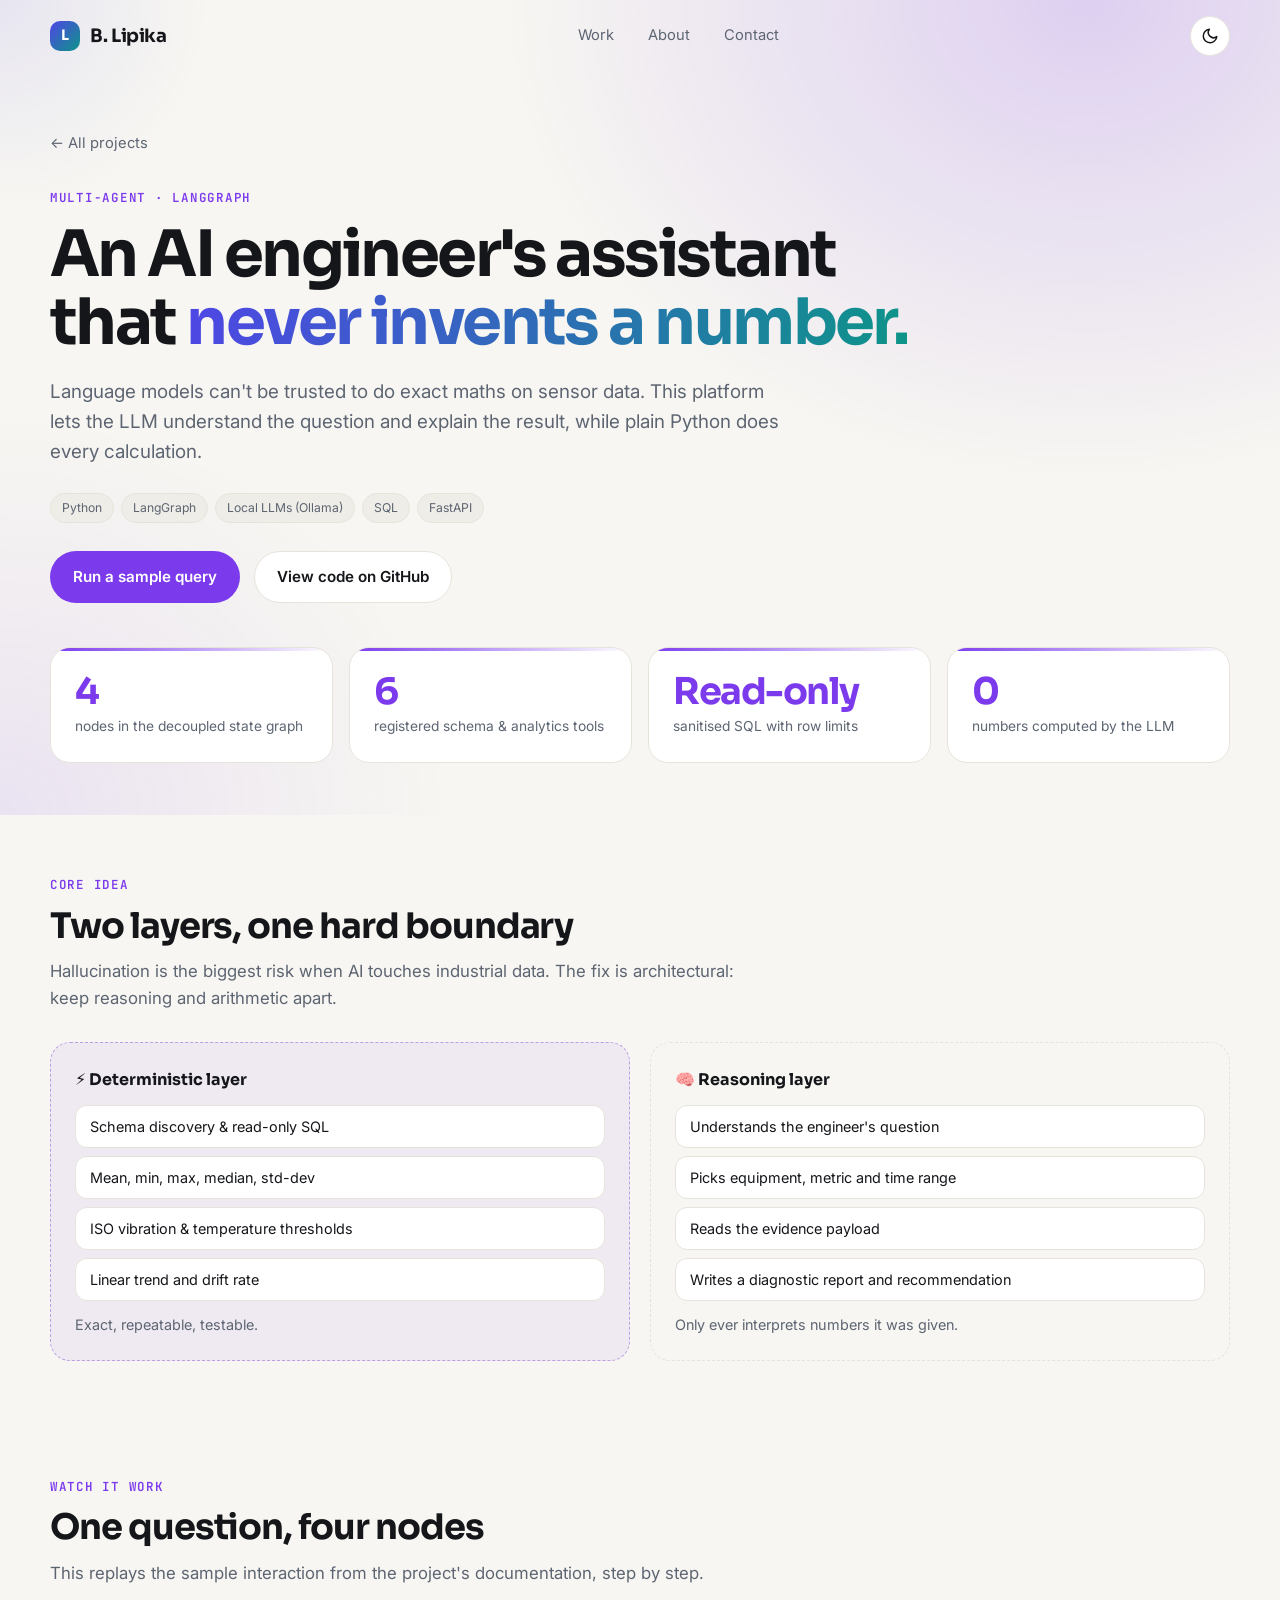
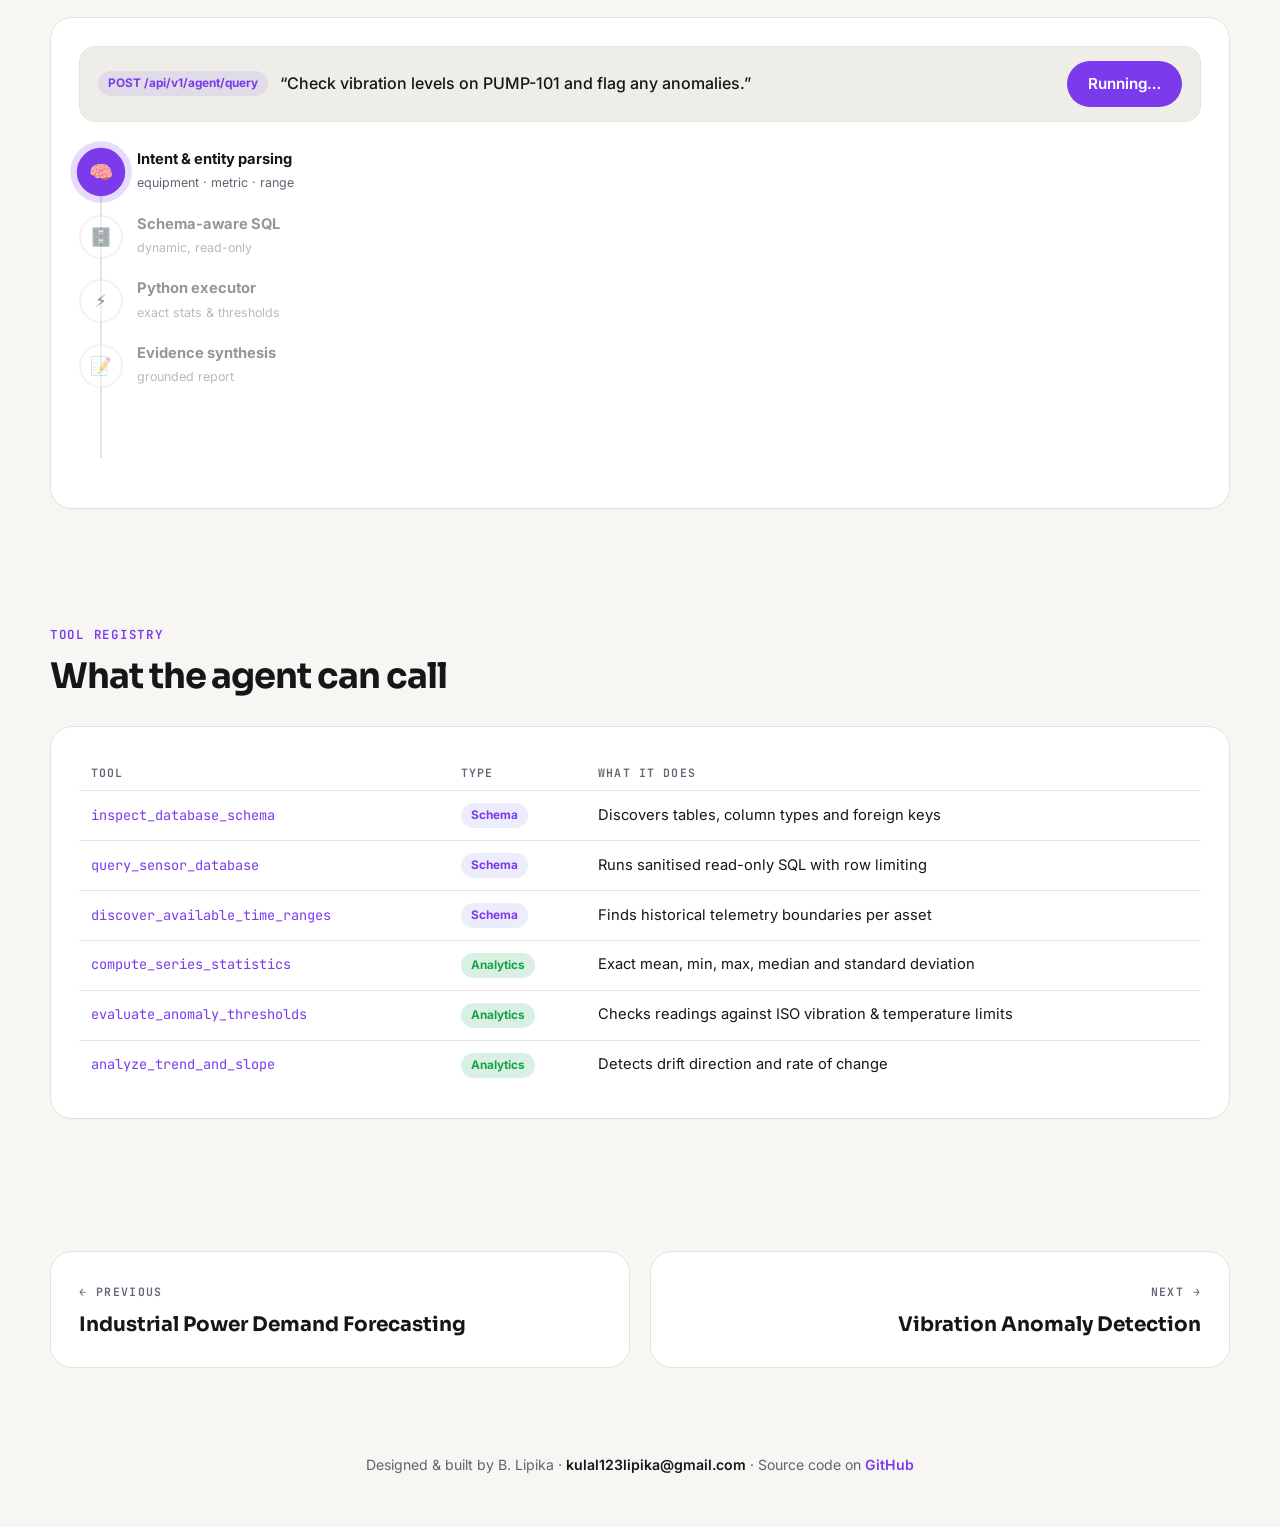
<file: projects/agent-platform.html>
<!DOCTYPE html>
<html lang="en">
<head>
<meta charset="utf-8">
<meta name="viewport" content="width=device-width,initial-scale=1">
<title>Industrial AI Agent Platform · B. Lipika</title>
<meta name="description" content="A LangGraph multi-agent platform that separates deterministic sensor analytics from LLM reasoning, so industrial answers are never hallucinated.">
<link rel="preconnect" href="https://fonts.googleapis.com"><link rel="preconnect" href="https://fonts.gstatic.com" crossorigin>
<link href="https://fonts.googleapis.com/css2?family=Inter:wght@400;500;600&family=JetBrains+Mono:wght@500;600&family=Sora:wght@600;700&display=swap" rel="stylesheet">
<link rel="stylesheet" href="../assets/css/style.css">
</head>
<body data-root="../" data-accent="#7c3aed">
<div id="site-nav"></div>

<header class="p-hero">
  <div class="wrap">
    <a class="back" href="../index.html#work">← All projects</a><br>
    <span class="kicker">Multi-agent · LangGraph</span>
    <h1 class="reveal">An AI engineer's assistant that <span class="grad">never invents a number.</span></h1>
    <p class="tagline reveal" style="--d:.08s">Language models can't be trusted to do exact maths on sensor data. This platform lets the LLM understand the question and explain the result, while plain Python does every calculation.</p>
    <div class="tags reveal" style="--d:.12s"><span class="tag">Python</span><span class="tag">LangGraph</span><span class="tag">Local LLMs (Ollama)</span><span class="tag">SQL</span><span class="tag">FastAPI</span></div>
    <div class="cta reveal" style="--d:.16s">
      <a class="btn accent" href="#demo">Run a sample query</a>
      <a class="btn ghost" target="_blank" rel="noopener" href="https://github.com/B-LIPIKA/Industrial-AI-Agent-Platform">View code on GitHub</a>
    </div>
    <div class="metrics">
      <div class="metric reveal"><b data-count="4">0</b><span>nodes in the decoupled state graph</span></div>
      <div class="metric reveal" style="--d:.06s"><b data-count="6">0</b><span>registered schema &amp; analytics tools</span></div>
      <div class="metric reveal" style="--d:.12s"><b>Read-only</b><span>sanitised SQL with row limits</span></div>
      <div class="metric reveal" style="--d:.18s"><b data-count="0">0</b><span>numbers computed by the LLM</span></div>
    </div>
  </div>
</header>

<section class="sec">
  <div class="wrap">
    <div class="sec-head reveal"><span class="kicker">Core idea</span><h2>Two layers, one hard boundary</h2>
      <p>Hallucination is the biggest risk when AI touches industrial data. The fix is architectural: keep reasoning and arithmetic apart.</p></div>
    <div class="lanes">
      <div class="lane det reveal"><h4>⚡ Deterministic layer</h4><ul><li>Schema discovery &amp; read-only SQL</li><li>Mean, min, max, median, std-dev</li><li>ISO vibration &amp; temperature thresholds</li><li>Linear trend and drift rate</li></ul><p style="margin-top:12px;color:var(--muted);font-size:.9rem">Exact, repeatable, testable.</p></div>
      <div class="lane reveal" style="--d:.08s"><h4>🧠 Reasoning layer</h4><ul><li>Understands the engineer's question</li><li>Picks equipment, metric and time range</li><li>Reads the evidence payload</li><li>Writes a diagnostic report and recommendation</li></ul><p style="margin-top:12px;color:var(--muted);font-size:.9rem">Only ever interprets numbers it was given.</p></div>
    </div>
  </div>
</section>

<section class="sec" id="demo">
  <div class="wrap">
    <div class="sec-head reveal"><span class="kicker">Watch it work</span><h2>One question, four nodes</h2>
      <p>This replays the sample interaction from the project's documentation, step by step.</p></div>
    <div class="panel reveal">
      <div class="query"><span class="badge acc">POST /api/v1/agent/query</span><span class="q">“Check vibration levels on PUMP-101 and flag any anomalies.”</span><button class="btn accent" id="run" style="padding:10px 20px">▶ Run</button></div>
      <div class="demo-grid">
        <div class="nodes" id="nodes">
          <div class="node" data-i="0"><span class="c">🧠</span><div><b>Intent &amp; entity parsing</b><small>equipment · metric · range</small></div></div>
          <div class="node" data-i="1"><span class="c">🗄️</span><div><b>Schema-aware SQL</b><small>dynamic, read-only</small></div></div>
          <div class="node" data-i="2"><span class="c">⚡</span><div><b>Python executor</b><small>exact stats &amp; thresholds</small></div></div>
          <div class="node" data-i="3"><span class="c">📝</span><div><b>Evidence synthesis</b><small>grounded report</small></div></div>
        </div>
        <div class="out" id="out"><div class="blk" style="color:var(--muted)">Press “Run” to start the agent.</div></div>
      </div>
    </div>
  </div>
</section>

<section class="sec">
  <div class="wrap">
    <div class="sec-head reveal"><span class="kicker">Tool registry</span><h2>What the agent can call</h2></div>
    <div class="panel reveal" style="overflow-x:auto">
      <table class="tbl"><thead><tr><th>Tool</th><th>Type</th><th>What it does</th></tr></thead><tbody>
        <tr><td><code>inspect_database_schema</code></td><td><span class="badge acc">Schema</span></td><td>Discovers tables, column types and foreign keys</td></tr>
        <tr><td><code>query_sensor_database</code></td><td><span class="badge acc">Schema</span></td><td>Runs sanitised read-only SQL with row limiting</td></tr>
        <tr><td><code>discover_available_time_ranges</code></td><td><span class="badge acc">Schema</span></td><td>Finds historical telemetry boundaries per asset</td></tr>
        <tr><td><code>compute_series_statistics</code></td><td><span class="badge">Analytics</span></td><td>Exact mean, min, max, median and standard deviation</td></tr>
        <tr><td><code>evaluate_anomaly_thresholds</code></td><td><span class="badge">Analytics</span></td><td>Checks readings against ISO vibration &amp; temperature limits</td></tr>
        <tr><td><code>analyze_trend_and_slope</code></td><td><span class="badge">Analytics</span></td><td>Detects drift direction and rate of change</td></tr>
      </tbody></table>
    </div>
  </div>
</section>

<section class="sec">
  <div class="wrap pn-nav">
    <a class="prev" href="ttm-forecasting.html"><small>← Previous</small><b>Industrial Power Demand Forecasting</b></a>
    <a class="next" href="vibration-anomaly.html"><small>Next →</small><b>Vibration Anomaly Detection</b></a>
  </div>
</section>
<footer id="site-footer"></footer>

<script src="../assets/js/main.js"></script>
<script src="../assets/js/widgets.js"></script>
<script>
(function(){
  var out=document.getElementById('out'),nodes=[].slice.call(document.querySelectorAll('.node')),btn=document.getElementById('run'),busy=false;
  function setNode(i){nodes.forEach(function(n,k){n.classList.toggle('done',k<i);n.classList.toggle('on',k===i)})}
  function add(html){var d=document.createElement('div');d.className='blk';d.innerHTML=html;out.appendChild(d);return d}
  var steps=[
    function(){add('<h5>Node 1 · parsed intent</h5><div class="kv"><span>equipment <b>PUMP-101</b></span><span>metric <b>vibration_rms</b></span><span>task <b>anomaly check</b></span></div>')},
    function(){add('<h5>Node 2 · generated SQL · 5 rows retrieved</h5><div class="term"><pre style="font-size:.8rem"><span class="k">SELECT</span> timestamp, value, unit <span class="k">FROM</span> sensor_telemetry\n<span class="k">WHERE</span> equipment_id = <span class="s">\'PUMP-101\'</span>\n  <span class="k">AND</span> metric_name = <span class="s">\'vibration_rms\'</span>\n<span class="k">ORDER BY</span> timestamp <span class="k">ASC</span>;</pre></div>')},
    function(){add('<h5>Node 3 · numerical evidence (computed in Python)</h5><div class="kv"><span>count <b>5</b></span><span>mean <b>3.0</b></span><span>std <b>0.91</b></span><span>min <b>2.4</b></span><span>max <b>4.8</b></span><span>trend <b>STABLE (+0.04/step)</b></span><span>critical violations <b style="color:var(--red)">1</b></span><span>is_safe <b style="color:var(--red)">false</b></span></div>')},
    function(){add('<h5>Node 4 · final engineering report</h5><div style="display:flex;flex-direction:column;gap:8px"><div><span class="badge red">CRITICAL ANOMALY DETECTED</span></div><div>Metric: <b>vibration_rms</b> (mm/s) · Mean = 3.0 mm/s · Max = 4.8 mm/s</div><div>Threshold violations: 1 critical (≥ 4.5 mm/s)</div><div style="color:var(--muted)"><b style="color:var(--text)">Recommendation:</b> immediate maintenance inspection recommended for PUMP-101. Vibration spike of 4.8 mm/s observed.</div></div>').classList.add('report')}
  ];
  btn.addEventListener('click',function(){
    if(busy)return;busy=true;btn.textContent='Running…';out.innerHTML='';setNode(-1);
    var i=0;(function next(){
      if(i>=steps.length){setNode(99);btn.textContent='↻ Replay';busy=false;return}
      setNode(i);setTimeout(function(){steps[i]();i++;setTimeout(next,700)},800);
    })();
  });
  Widgets.onceVisible(document.getElementById('demo'),function(){setTimeout(function(){btn.click()},600)});
})();
</script>
</body>
</html>
</file>
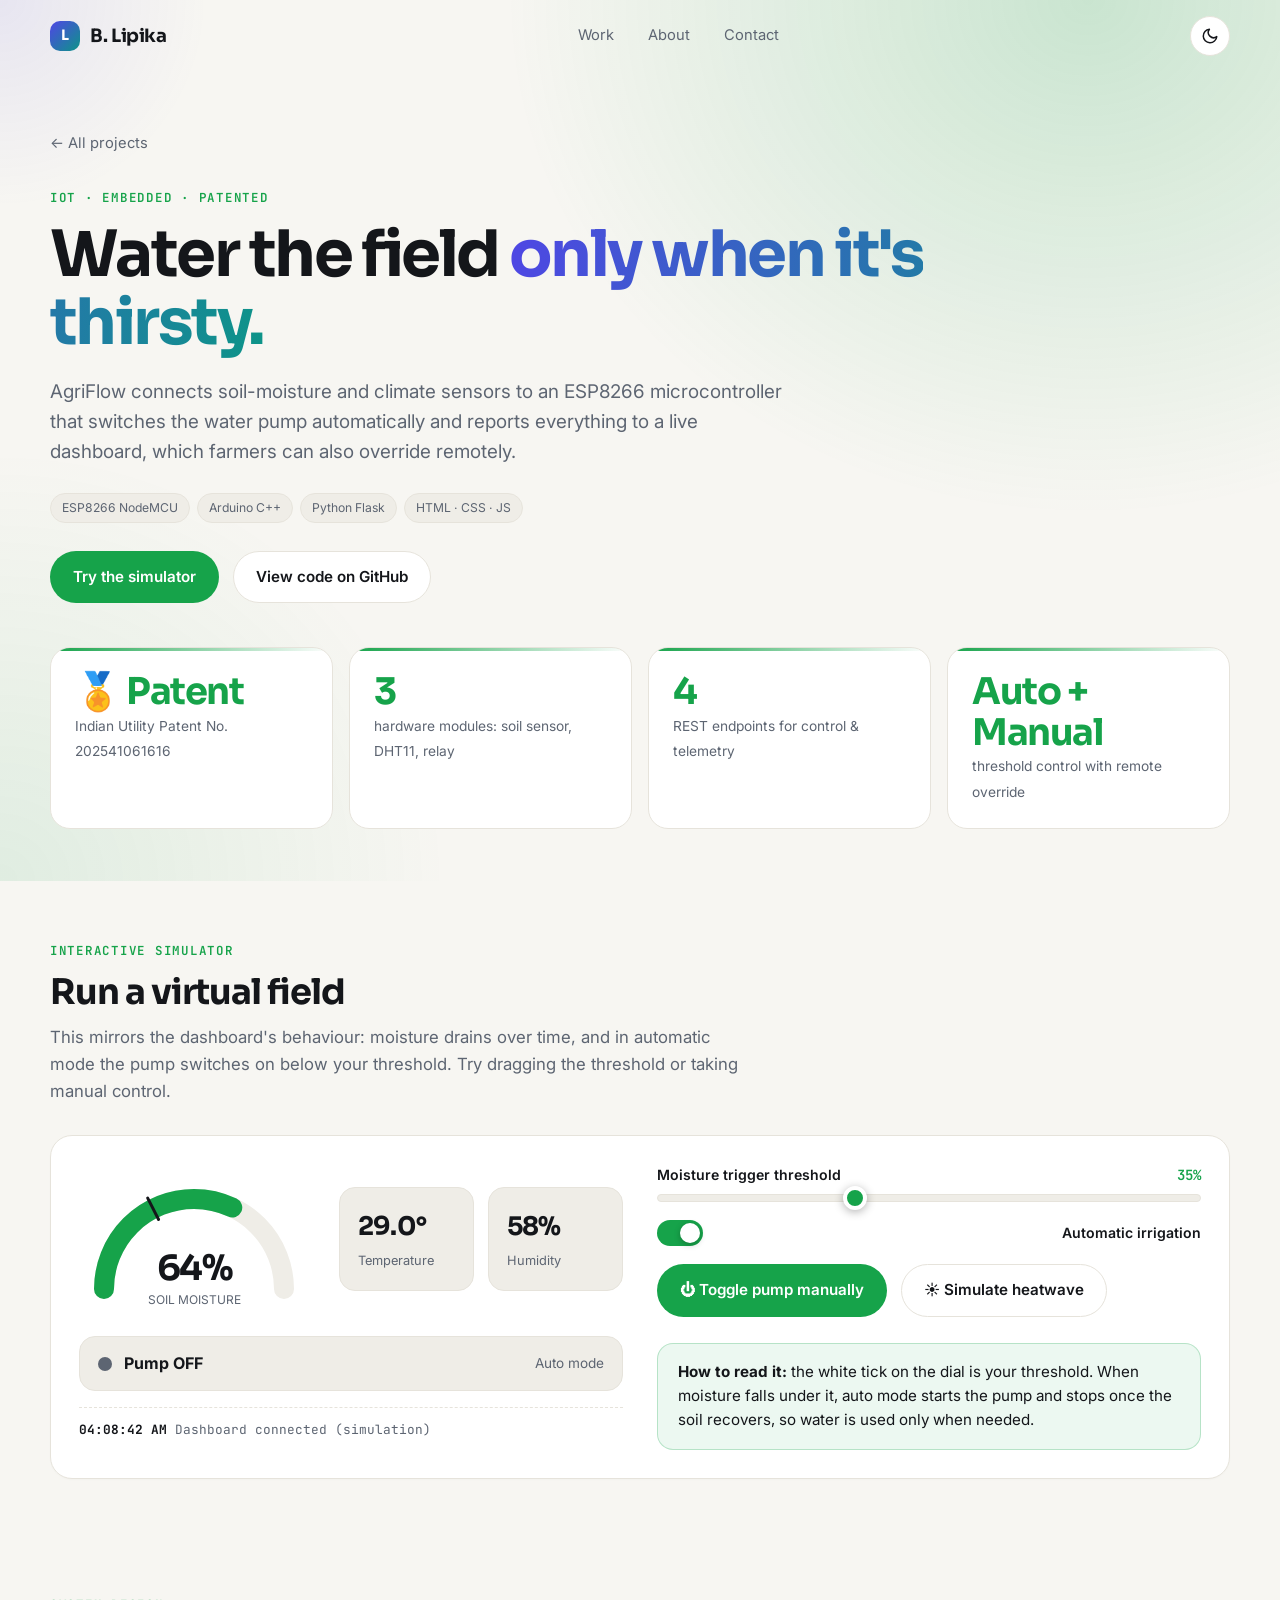
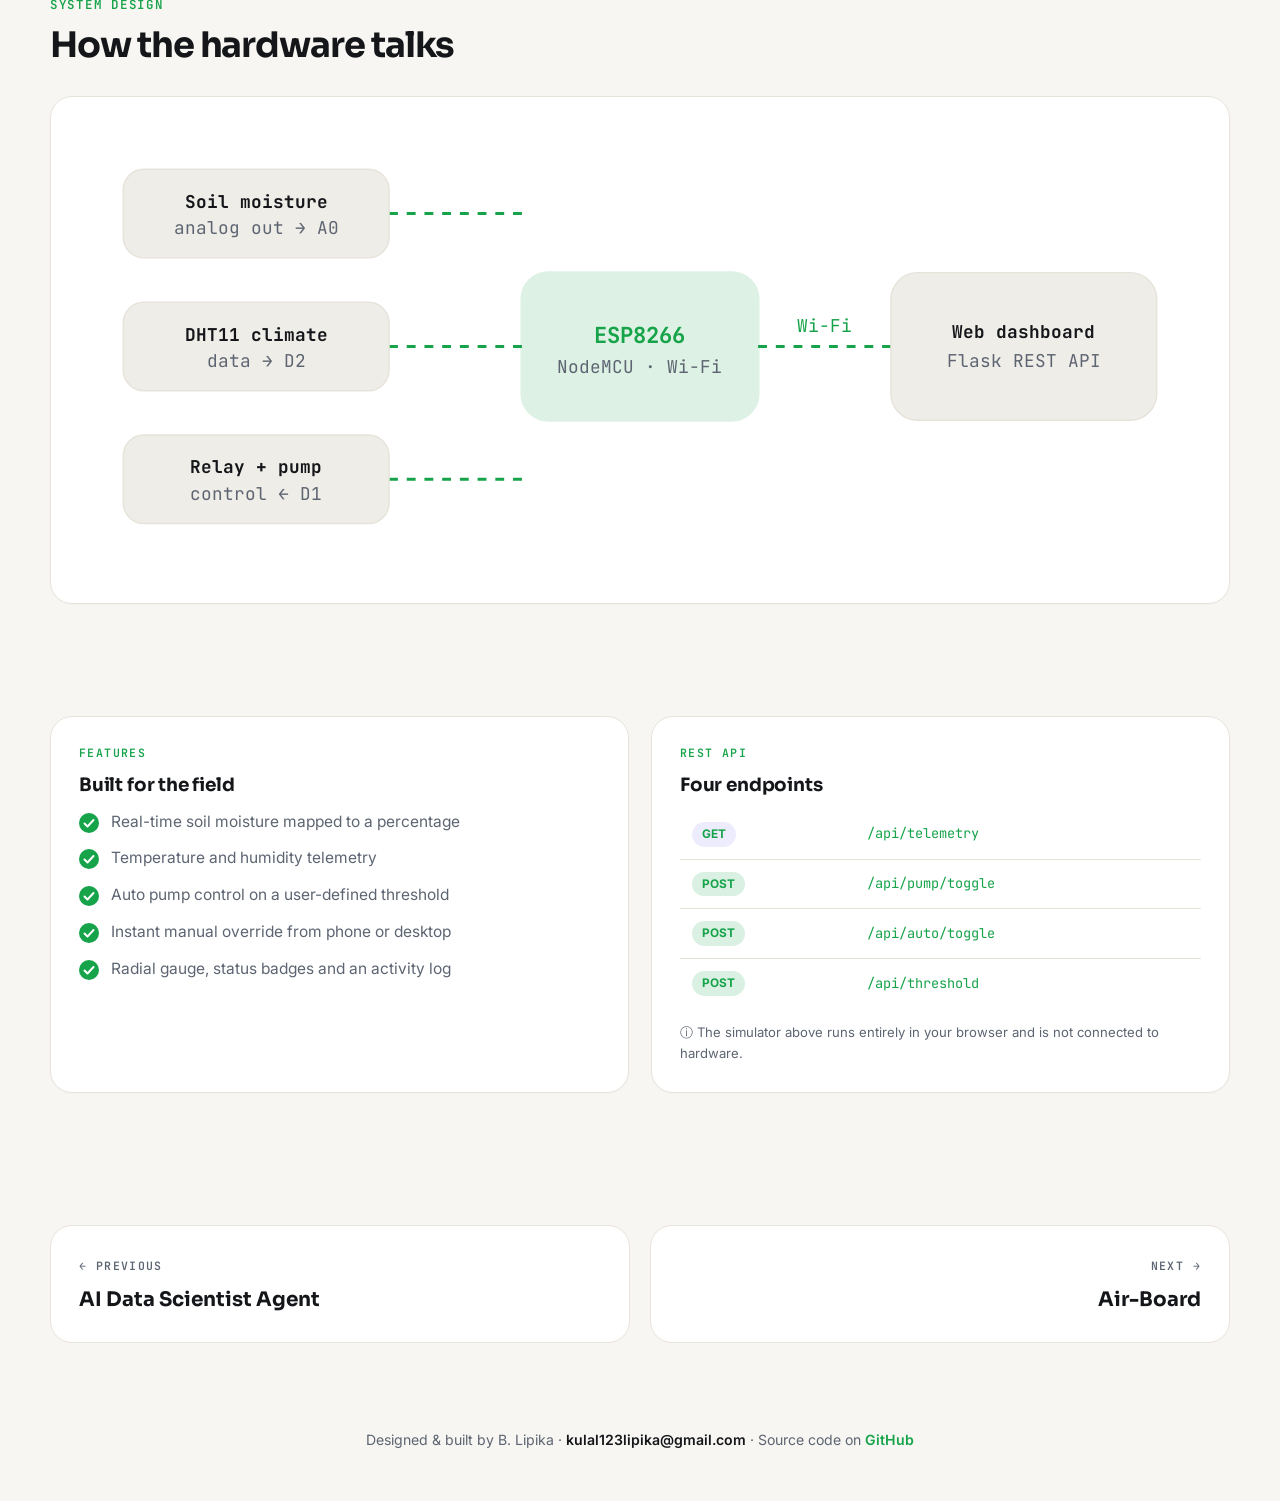
<file: projects/agriflow.html>
<!DOCTYPE html>
<html lang="en">
<head>
<meta charset="utf-8">
<meta name="viewport" content="width=device-width,initial-scale=1">
<title>AgriFlow Smart Irrigation · B. Lipika</title>
<meta name="description" content="Patented IoT smart irrigation: an ESP8266 reads soil moisture and climate, switches the pump automatically and reports to a live dashboard. Try the simulator.">
<link rel="preconnect" href="https://fonts.googleapis.com"><link rel="preconnect" href="https://fonts.gstatic.com" crossorigin>
<link href="https://fonts.googleapis.com/css2?family=Inter:wght@400;500;600&family=JetBrains+Mono:wght@500;600&family=Sora:wght@600;700&display=swap" rel="stylesheet">
<link rel="stylesheet" href="../assets/css/style.css">
</head>
<body data-root="../" data-accent="#16a34a">
<div id="site-nav"></div>

<header class="p-hero">
  <div class="wrap">
    <a class="back" href="../index.html#work">← All projects</a><br>
    <span class="kicker">IoT · Embedded · Patented</span>
    <h1 class="reveal">Water the field <span class="grad">only when it's thirsty.</span></h1>
    <p class="tagline reveal" style="--d:.08s">AgriFlow connects soil-moisture and climate sensors to an ESP8266 microcontroller that switches the water pump automatically and reports everything to a live dashboard, which farmers can also override remotely.</p>
    <div class="tags reveal" style="--d:.12s"><span class="tag">ESP8266 NodeMCU</span><span class="tag">Arduino C++</span><span class="tag">Python Flask</span><span class="tag">HTML · CSS · JS</span></div>
    <div class="cta reveal" style="--d:.16s">
      <a class="btn accent" href="#sim">Try the simulator</a>
      <a class="btn ghost" target="_blank" rel="noopener" href="https://github.com/B-LIPIKA/Agriflow-">View code on GitHub</a>
    </div>
    <div class="metrics">
      <div class="metric reveal"><b>🏅 Patent</b><span>Indian Utility Patent No. 202541061616</span></div>
      <div class="metric reveal" style="--d:.06s"><b data-count="3">0</b><span>hardware modules: soil sensor, DHT11, relay</span></div>
      <div class="metric reveal" style="--d:.12s"><b data-count="4">0</b><span>REST endpoints for control &amp; telemetry</span></div>
      <div class="metric reveal" style="--d:.18s"><b>Auto + Manual</b><span>threshold control with remote override</span></div>
    </div>
  </div>
</header>

<section class="sec" id="sim">
  <div class="wrap">
    <div class="sec-head reveal"><span class="kicker">Interactive simulator</span><h2>Run a virtual field</h2>
      <p>This mirrors the dashboard's behaviour: moisture drains over time, and in automatic mode the pump switches on below your threshold. Try dragging the threshold or taking manual control.</p></div>
    <div class="panel reveal">
      <div class="two" style="gap:34px">
        <div>
          <div class="gauge-wrap">
            <div class="gauge"><svg viewBox="0 0 230 150"><path d="M25 125 A90 90 0 0 1 205 125" pathLength="100" fill="none" stroke="var(--bg2)" stroke-width="20" stroke-linecap="round"/>
              <path id="arc" d="M25 125 A90 90 0 0 1 205 125" pathLength="100" fill="none" stroke="var(--pa)" stroke-width="20" stroke-linecap="round" stroke-dasharray="64 100" style="transition:stroke-dasharray .6s var(--ease),stroke .4s"/>
              <line id="thr" x1="0" y1="0" x2="0" y2="0" stroke="var(--text)" stroke-width="3" stroke-linecap="round"/></svg>
              <div class="read"><b id="m">64%</b><span>SOIL MOISTURE</span></div></div>
            <div class="tiles" style="flex:1;min-width:160px;grid-template-columns:1fr 1fr"><div class="tile"><b id="t">29.0°</b><span>Temperature</span></div><div class="tile"><b id="h">58%</b><span>Humidity</span></div></div>
          </div>
          <div class="pump" id="pump" style="margin-top:22px"><span class="led"></span><b id="pstate">Pump OFF</b><span style="margin-left:auto;color:var(--muted);font-size:.85rem" id="pmode">Auto mode</span></div>
          <div class="logbox" id="log"></div>
        </div>
        <div>
          <div class="ctl"><label>Moisture trigger threshold <span id="thv">35%</span></label><input type="range" id="th" min="10" max="80" value="35"></div>
          <div class="ctl"><label class="switch"><input type="checkbox" id="auto" checked><i></i> Automatic irrigation</label></div>
          <div class="cta" style="margin-top:6px"><button class="btn accent" id="man">⏻ Toggle pump manually</button><button class="btn ghost" id="dry">☀ Simulate heatwave</button></div>
          <div class="callout" style="margin-top:26px"><b>How to read it:</b> the white tick on the dial is your threshold. When moisture falls under it, auto mode starts the pump and stops once the soil recovers, so water is used only when needed.</div>
        </div>
      </div>
    </div>
  </div>
</section>

<section class="sec">
  <div class="wrap">
    <div class="sec-head reveal"><span class="kicker">System design</span><h2>How the hardware talks</h2></div>
    <div class="panel reveal">
      <svg viewBox="0 0 760 300" style="width:100%;height:auto" fill="none" font-family="JetBrains Mono, monospace" font-size="12">
        <g stroke="var(--pa)" stroke-width="2" stroke-dasharray="6 6" style="animation:dash 1s linear infinite">
          <path d="M210 60H300"/><path d="M210 150H300"/><path d="M300 240H210"/><path d="M460 150H550"/></g>
        <g><rect x="30" y="30" width="180" height="60" rx="14" fill="var(--bg2)" stroke="var(--line)"/><text x="120" y="56" text-anchor="middle" fill="var(--text)" font-weight="700">Soil moisture</text><text x="120" y="74" text-anchor="middle" fill="var(--muted)">analog out → A0</text>
        <rect x="30" y="120" width="180" height="60" rx="14" fill="var(--bg2)" stroke="var(--line)"/><text x="120" y="146" text-anchor="middle" fill="var(--text)" font-weight="700">DHT11 climate</text><text x="120" y="164" text-anchor="middle" fill="var(--muted)">data → D2</text>
        <rect x="30" y="210" width="180" height="60" rx="14" fill="var(--bg2)" stroke="var(--line)"/><text x="120" y="236" text-anchor="middle" fill="var(--text)" font-weight="700">Relay + pump</text><text x="120" y="254" text-anchor="middle" fill="var(--muted)">control ← D1</text>
        <rect x="300" y="100" width="160" height="100" rx="18" fill="var(--pa)" opacity=".14" stroke="var(--pa)" stroke-width="2"/><text x="380" y="148" text-anchor="middle" fill="var(--pa)" font-weight="700" font-size="15">ESP8266</text><text x="380" y="168" text-anchor="middle" fill="var(--muted)">NodeMCU · Wi-Fi</text>
        <rect x="550" y="100" width="180" height="100" rx="18" fill="var(--bg2)" stroke="var(--line)"/><text x="640" y="144" text-anchor="middle" fill="var(--text)" font-weight="700">Web dashboard</text><text x="640" y="164" text-anchor="middle" fill="var(--muted)">Flask REST API</text></g>
        <text x="505" y="140" text-anchor="middle" fill="var(--pa)">Wi-Fi</text>
      </svg>
    </div>
  </div>
</section>

<section class="sec">
  <div class="wrap two">
    <div class="panel reveal"><span class="lbl">Features</span><h3>Built for the field</h3>
      <ul class="ticks"><li>Real-time soil moisture mapped to a percentage</li><li>Temperature and humidity telemetry</li><li>Auto pump control on a user-defined threshold</li><li>Instant manual override from phone or desktop</li><li>Radial gauge, status badges and an activity log</li></ul></div>
    <div class="panel reveal" style="--d:.08s;overflow-x:auto"><span class="lbl">REST API</span><h3>Four endpoints</h3>
      <table class="tbl"><tbody>
        <tr><td><span class="badge acc">GET</span></td><td><code>/api/telemetry</code></td></tr>
        <tr><td><span class="badge">POST</span></td><td><code>/api/pump/toggle</code></td></tr>
        <tr><td><span class="badge">POST</span></td><td><code>/api/auto/toggle</code></td></tr>
        <tr><td><span class="badge">POST</span></td><td><code>/api/threshold</code></td></tr></tbody></table>
      <p class="note" style="margin-top:14px">ⓘ The simulator above runs entirely in your browser and is not connected to hardware.</p></div>
  </div>
</section>

<section class="sec">
  <div class="wrap pn-nav">
    <a class="prev" href="data-scientist-agent.html"><small>← Previous</small><b>AI Data Scientist Agent</b></a>
    <a class="next" href="air-board.html"><small>Next →</small><b>Air-Board</b></a>
  </div>
</section>
<footer id="site-footer"></footer>

<script src="../assets/js/main.js"></script>
<script>
(function(){
  var $=function(i){return document.getElementById(i)};
  var st={m:64,t:29,h:58,pump:false,auto:true,thr:35,heat:false};
  var arc=$('arc'),thr=$('thr'),log=$('log');
  function note(msg){var d=document.createElement('div'),n=new Date();d.innerHTML='<b>'+n.toLocaleTimeString([], {hour:'2-digit',minute:'2-digit',second:'2-digit'})+'</b> '+msg;log.insertBefore(d,log.firstChild);while(log.children.length>20)log.removeChild(log.lastChild)}
  function tick(){
    if(st.auto){if(!st.pump&&st.m<st.thr){st.pump=true;note('Moisture below '+st.thr+'% → pump ON (auto)')}
                else if(st.pump&&st.m>st.thr+10){st.pump=false;note('Soil recovered → pump OFF (auto)')}}
    st.m+=st.pump?2.4:-(st.heat?1.6:.8);st.m+=(Math.random()-.5)*.5;st.m=Math.max(4,Math.min(96,st.m));
    st.t+=((st.heat?38:29)-st.t)*.05+(Math.random()-.5)*.2;st.h+=((st.heat?34:58)-st.h)*.05+(Math.random()-.5)*.4;
    paint();
  }
  function paint(){
    arc.style.strokeDasharray=st.m.toFixed(1)+' 100';arc.style.stroke=st.m<st.thr?'var(--red)':(st.m<st.thr+15?'var(--amber)':'var(--green)');
    $('m').textContent=Math.round(st.m)+'%';$('t').textContent=st.t.toFixed(1)+'°';$('h').textContent=Math.round(st.h)+'%';
    var a=Math.PI*(1-st.thr/100),cx=115,cy=125;
    thr.setAttribute('x1',cx+78*Math.cos(a));thr.setAttribute('y1',cy-78*Math.sin(a));thr.setAttribute('x2',cx+102*Math.cos(a));thr.setAttribute('y2',cy-102*Math.sin(a));
    $('pump').classList.toggle('on',st.pump);$('pstate').textContent='Pump '+(st.pump?'ON':'OFF');$('pmode').textContent=st.auto?'Auto mode':'Manual override';
  }
  $('th').addEventListener('input',function(){st.thr=+this.value;$('thv').textContent=st.thr+'%';paint()});
  $('th').addEventListener('change',function(){note('Threshold set to '+st.thr+'%')});
  $('auto').addEventListener('change',function(){st.auto=this.checked;note(st.auto?'Automatic irrigation enabled':'Switched to manual control');paint()});
  $('man').addEventListener('click',function(){if(st.auto){st.auto=false;$('auto').checked=false}st.pump=!st.pump;note('Manual override → pump '+(st.pump?'ON':'OFF'));paint()});
  $('dry').addEventListener('click',function(){st.heat=!st.heat;this.textContent=st.heat?'❄ End heatwave':'☀ Simulate heatwave';note(st.heat?'Heatwave: soil drying faster':'Conditions back to normal')});
  note('Dashboard connected (simulation)');paint();
  var vis=false;new IntersectionObserver(function(e){vis=e[0].isIntersecting},{threshold:.2}).observe($('pump'));
  setInterval(function(){if(vis)tick()},700);
})();
</script>
</body>
</html>
</file>
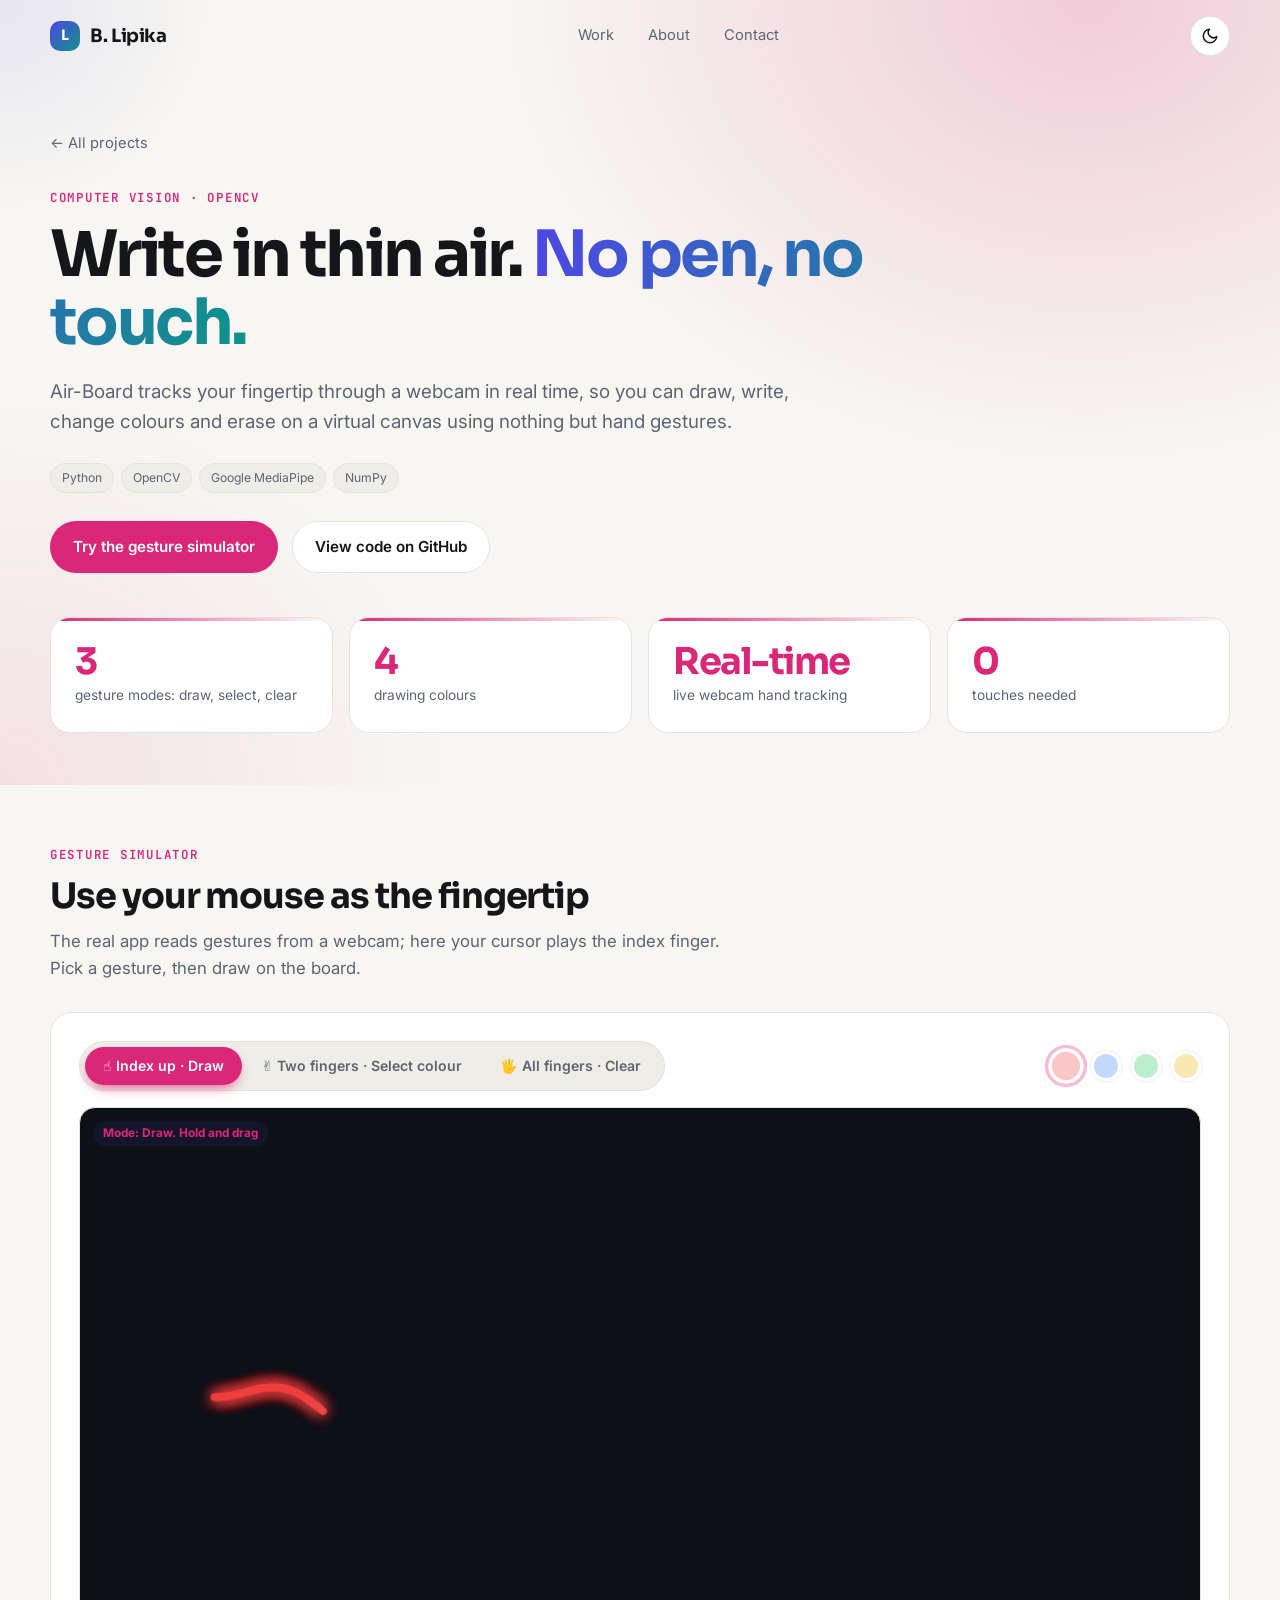
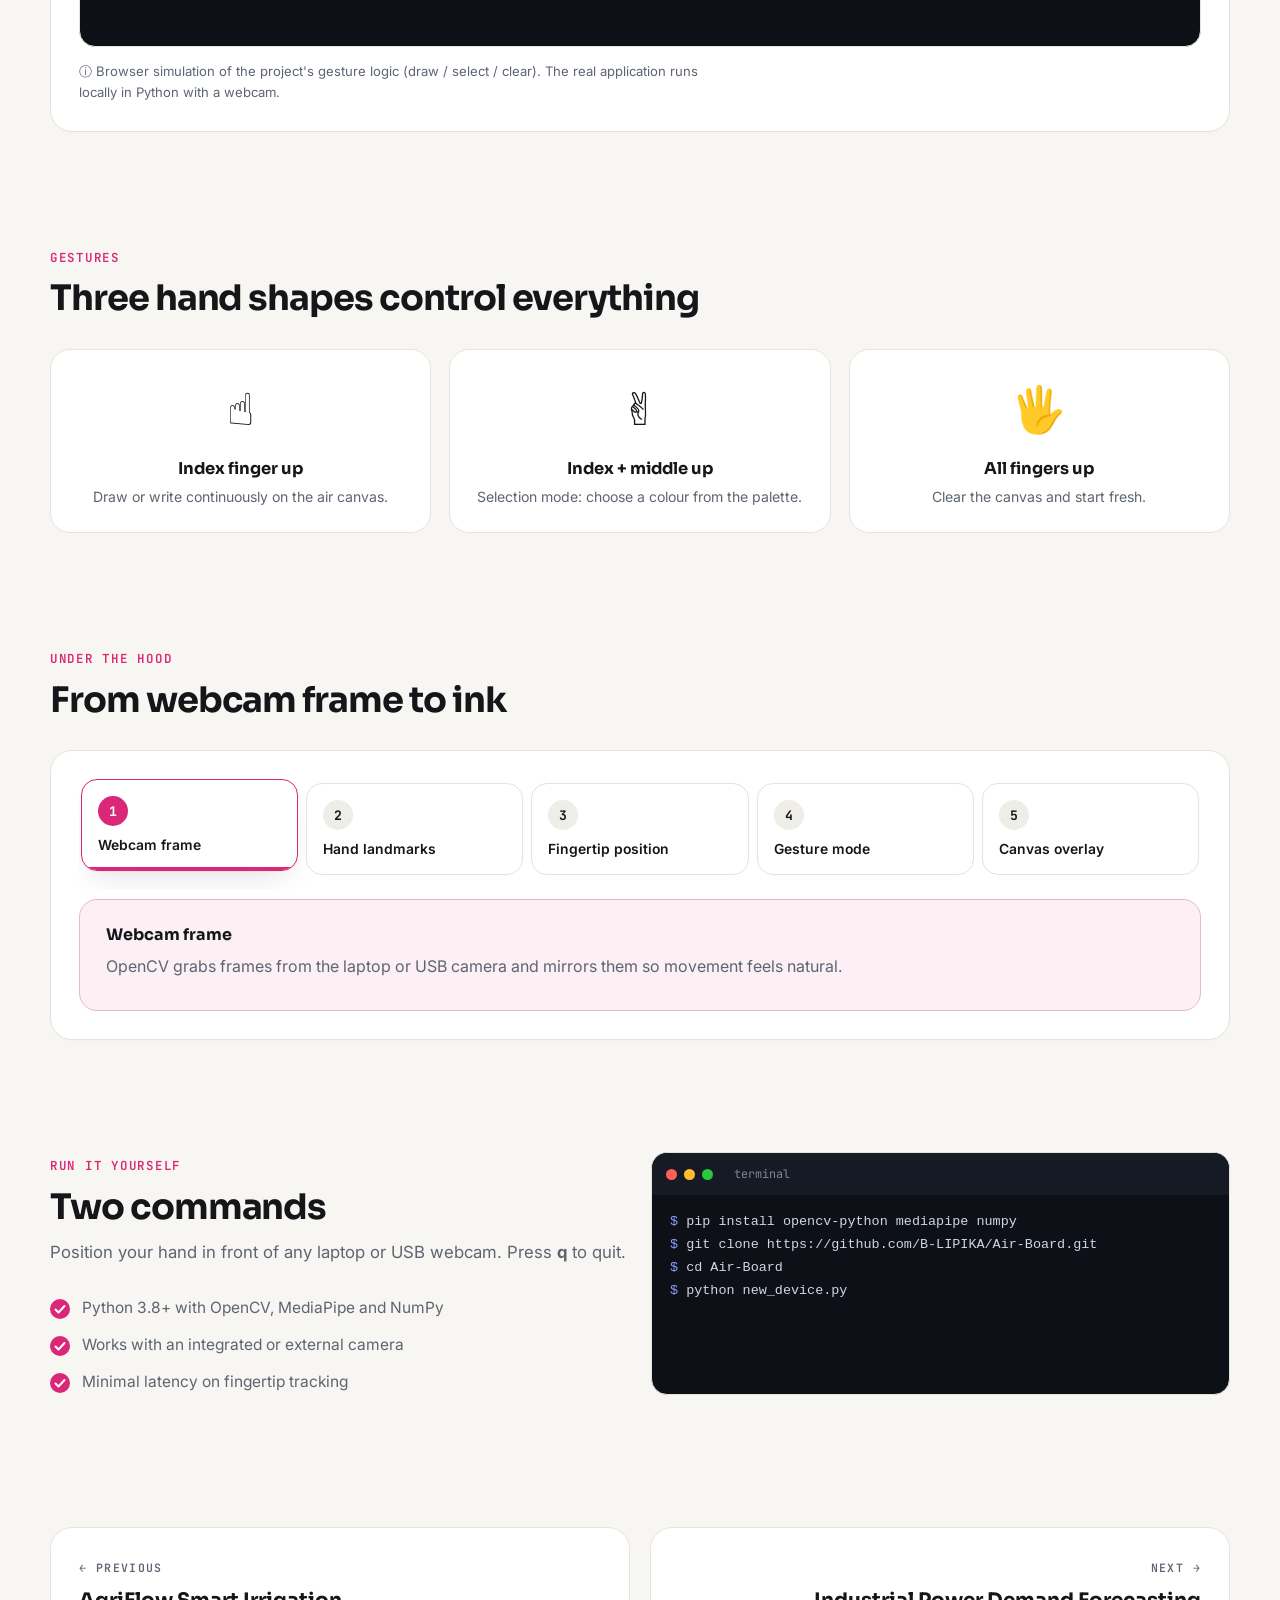
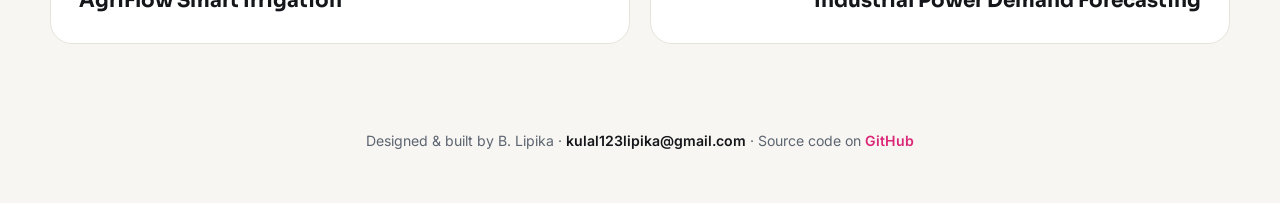
<file: projects/air-board.html>
<!DOCTYPE html>
<html lang="en">
<head>
<meta charset="utf-8">
<meta name="viewport" content="width=device-width,initial-scale=1">
<title>Air-Board · B. Lipika</title>
<meta name="description" content="A computer-vision air-writing canvas: hand tracking with OpenCV and MediaPipe turns your fingertip into a pen. Try the gesture simulator.">
<link rel="preconnect" href="https://fonts.googleapis.com"><link rel="preconnect" href="https://fonts.gstatic.com" crossorigin>
<link href="https://fonts.googleapis.com/css2?family=Inter:wght@400;500;600&family=JetBrains+Mono:wght@500;600&family=Sora:wght@600;700&display=swap" rel="stylesheet">
<link rel="stylesheet" href="../assets/css/style.css">
</head>
<body data-root="../" data-accent="#db2777">
<div id="site-nav"></div>

<header class="p-hero">
  <div class="wrap">
    <a class="back" href="../index.html#work">← All projects</a><br>
    <span class="kicker">Computer vision · OpenCV</span>
    <h1 class="reveal">Write in thin air. <span class="grad">No pen, no touch.</span></h1>
    <p class="tagline reveal" style="--d:.08s">Air-Board tracks your fingertip through a webcam in real time, so you can draw, write, change colours and erase on a virtual canvas using nothing but hand gestures.</p>
    <div class="tags reveal" style="--d:.12s"><span class="tag">Python</span><span class="tag">OpenCV</span><span class="tag">Google MediaPipe</span><span class="tag">NumPy</span></div>
    <div class="cta reveal" style="--d:.16s">
      <a class="btn accent" href="#try">Try the gesture simulator</a>
      <a class="btn ghost" target="_blank" rel="noopener" href="https://github.com/B-LIPIKA/Air-Board">View code on GitHub</a>
    </div>
    <div class="metrics">
      <div class="metric reveal"><b data-count="3">0</b><span>gesture modes: draw, select, clear</span></div>
      <div class="metric reveal" style="--d:.06s"><b data-count="4">0</b><span>drawing colours</span></div>
      <div class="metric reveal" style="--d:.12s"><b>Real-time</b><span>live webcam hand tracking</span></div>
      <div class="metric reveal" style="--d:.18s"><b>0</b><span>touches needed</span></div>
    </div>
  </div>
</header>

<section class="sec" id="try">
  <div class="wrap">
    <div class="sec-head reveal"><span class="kicker">Gesture simulator</span><h2>Use your mouse as the fingertip</h2>
      <p>The real app reads gestures from a webcam; here your cursor plays the index finger. Pick a gesture, then draw on the board.</p></div>
    <div class="panel reveal">
      <div style="display:flex;justify-content:space-between;align-items:center;flex-wrap:wrap;gap:14px;margin-bottom:16px">
        <div class="seg" id="modes"><button class="on" data-m="draw">☝ Index up · Draw</button><button data-m="select">✌ Two fingers · Select colour</button><button data-m="clear">🖐 All fingers · Clear</button></div>
        <div class="palette" id="pal"><span class="sw on" data-c="#ef4444" style="background:#ef4444"></span><span class="sw" data-c="#3b82f6" style="background:#3b82f6"></span><span class="sw" data-c="#22c55e" style="background:#22c55e"></span><span class="sw" data-c="#eab308" style="background:#eab308"></span></div>
      </div>
      <div style="position:relative">
        <canvas id="board" width="1000" height="480" style="width:100%;height:auto;border-radius:16px;border:1px solid var(--line);background:#0d1017;touch-action:none;cursor:crosshair;display:block"></canvas>
        <div id="hint" class="badge acc" style="position:absolute;left:14px;top:14px">Mode: Draw. Hold and drag</div>
      </div>
      <p class="note">ⓘ Browser simulation of the project's gesture logic (draw / select / clear). The real application runs locally in Python with a webcam.</p>
    </div>
  </div>
</section>

<section class="sec">
  <div class="wrap">
    <div class="sec-head reveal"><span class="kicker">Gestures</span><h2>Three hand shapes control everything</h2></div>
    <div class="three">
      <div class="gest reveal"><span class="em">☝️</span><h4>Index finger up</h4><p>Draw or write continuously on the air canvas.</p></div>
      <div class="gest reveal" style="--d:.08s"><span class="em">✌️</span><h4>Index + middle up</h4><p>Selection mode: choose a colour from the palette.</p></div>
      <div class="gest reveal" style="--d:.16s"><span class="em">🖐️</span><h4>All fingers up</h4><p>Clear the canvas and start fresh.</p></div>
    </div>
  </div>
</section>

<section class="sec">
  <div class="wrap">
    <div class="sec-head reveal"><span class="kicker">Under the hood</span><h2>From webcam frame to ink</h2></div>
    <div class="panel stepper reveal" id="stepper"><div class="steps"></div><div class="step-detail"></div></div>
  </div>
</section>

<section class="sec">
  <div class="wrap two">
    <div class="reveal"><div class="sec-head"><span class="kicker">Run it yourself</span><h2>Two commands</h2><p>Position your hand in front of any laptop or USB webcam. Press <b>q</b> to quit.</p></div>
      <ul class="ticks"><li>Python 3.8+ with OpenCV, MediaPipe and NumPy</li><li>Works with an integrated or external camera</li><li>Minimal latency on fingertip tracking</li></ul></div>
    <div class="term reveal" style="--d:.08s"><div class="bar"><i></i><i></i><i></i>&nbsp; terminal</div>
<pre><span class="k">$</span> pip install opencv-python mediapipe numpy
<span class="k">$</span> git clone https://github.com/B-LIPIKA/Air-Board.git
<span class="k">$</span> cd Air-Board
<span class="k">$</span> python new_device.py</pre></div>
  </div>
</section>

<section class="sec">
  <div class="wrap pn-nav">
    <a class="prev" href="agriflow.html"><small>← Previous</small><b>AgriFlow Smart Irrigation</b></a>
    <a class="next" href="ttm-forecasting.html"><small>Next →</small><b>Industrial Power Demand Forecasting</b></a>
  </div>
</section>
<footer id="site-footer"></footer>

<script src="../assets/js/main.js"></script>
<script src="../assets/js/widgets.js"></script>
<script>
(function(){
  Widgets.stepper(document.getElementById('stepper'),[
   {t:'Webcam frame',d:'OpenCV grabs frames from the laptop or USB camera and mirrors them so movement feels natural.'},
   {t:'Hand landmarks',d:'Google MediaPipe estimates the hand skeleton in each frame.'},
   {t:'Fingertip position',d:'The index-fingertip landmark gives the pen position with very low latency.'},
   {t:'Gesture mode',d:'Which fingers are raised decides the mode: draw, select a colour, or clear.'},
   {t:'Canvas overlay',d:'Strokes are stored in a NumPy canvas and blended over the live video feed.'}],2600);

  var cv=document.getElementById('board'),x=cv.getContext('2d'),mode='draw',col='#ef4444',down=false,last=null,touched=false,hint=document.getElementById('hint'),pal=document.getElementById('pal');
  x.lineCap='round';x.lineJoin='round';
  var msgs={draw:'Mode: Draw. Hold and drag',select:'Mode: Select. Click a colour above',clear:'Canvas cleared'};
  function pos(e){var r=cv.getBoundingClientRect();return{x:(e.clientX-r.left)*cv.width/r.width,y:(e.clientY-r.top)*cv.height/r.height}}
  function stroke(a,b,c){x.strokeStyle=c||col;x.lineWidth=7;x.shadowColor=c||col;x.shadowBlur=14;x.beginPath();x.moveTo(a.x,a.y);x.lineTo(b.x,b.y);x.stroke();x.shadowBlur=0}
  cv.addEventListener('pointerdown',function(e){touched=true;if(mode!=='draw')return;down=true;last=pos(e);cv.setPointerCapture(e.pointerId);stroke(last,{x:last.x+.1,y:last.y})});
  cv.addEventListener('pointermove',function(e){if(!down)return;var p=pos(e);stroke(last,p);last=p});
  ['pointerup','pointercancel','pointerleave'].forEach(function(ev){cv.addEventListener(ev,function(){down=false})});
  function setMode(m){mode=m;document.querySelectorAll('#modes button').forEach(function(b){b.classList.toggle('on',b.dataset.m===m)});
    pal.classList.toggle('locked',m!=='select');hint.textContent=msgs[m];cv.style.cursor=m==='draw'?'crosshair':'default';
    if(m==='clear'){touched=true;wipe();setTimeout(function(){setMode('draw')},900)}}
  function wipe(){x.clearRect(0,0,cv.width,cv.height)}
  document.getElementById('modes').addEventListener('click',function(e){var b=e.target.closest('button');if(b)setMode(b.dataset.m)});
  pal.addEventListener('click',function(e){var s=e.target.closest('.sw');if(!s||mode!=='select')return;col=s.dataset.c;pal.querySelectorAll('.sw').forEach(function(k){k.classList.toggle('on',k===s)});setTimeout(function(){setMode('draw')},350)});
  pal.classList.add('locked');

  /* auto-demo: a fingertip writes a looping flourish until the visitor takes over */
  function path(t){var u=t*Math.PI*2;return{x:120+t*760,y:240+Math.sin(u*2.2)*110*Math.sin(Math.PI*t)+Math.cos(u*5)*18}}
  Widgets.onceVisible(cv,function(){
    var t=0,prev=path(0),cols=['#ef4444','#3b82f6','#22c55e','#eab308'],ci=0;
    (function step(){
      if(touched)return;
      for(var i=0;i<3;i++){t+=.0025;var p=path(t);stroke(prev,p,cols[ci]);prev=p}
      if(t>=1){t=0;prev=path(0);ci=(ci+1)%4;setTimeout(function(){if(!touched){wipe();step()}},1200);return}
      requestAnimationFrame(step);
    })();
  });
})();
</script>
</body>
</html>
</file>
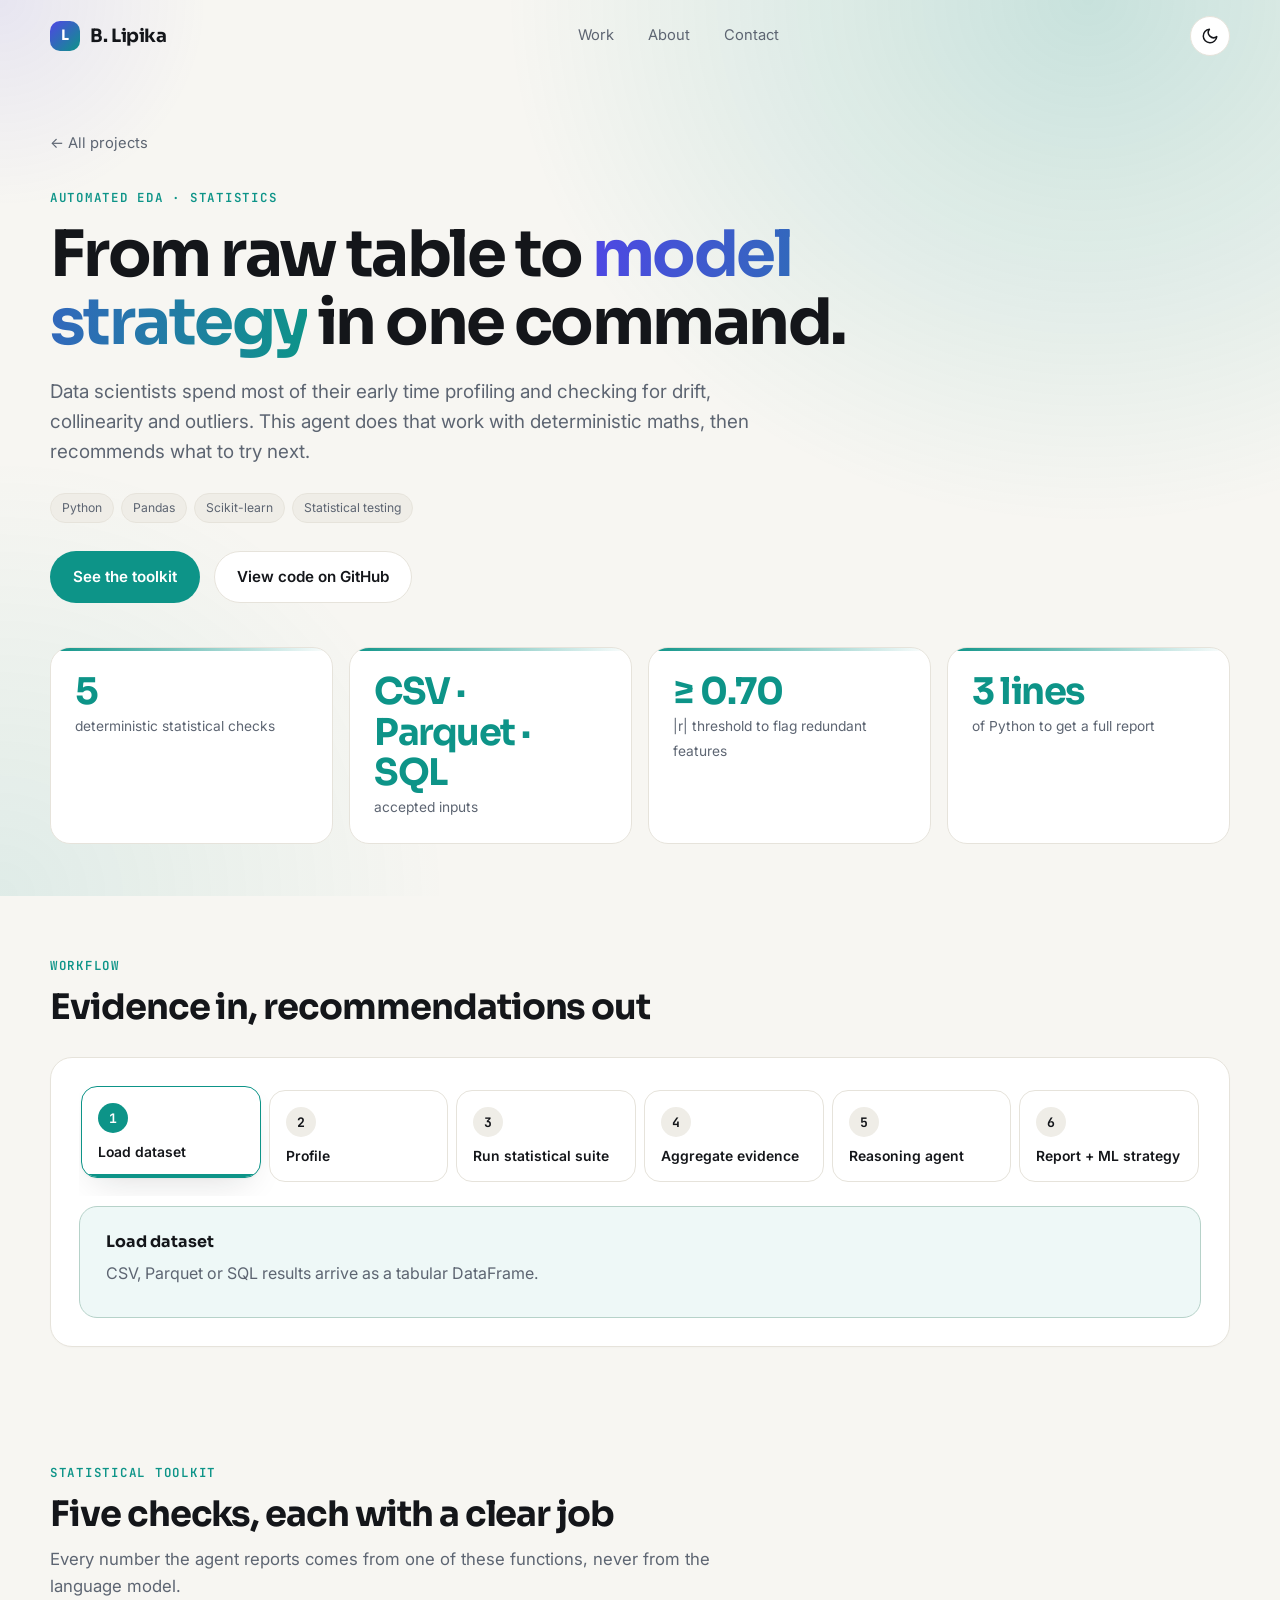
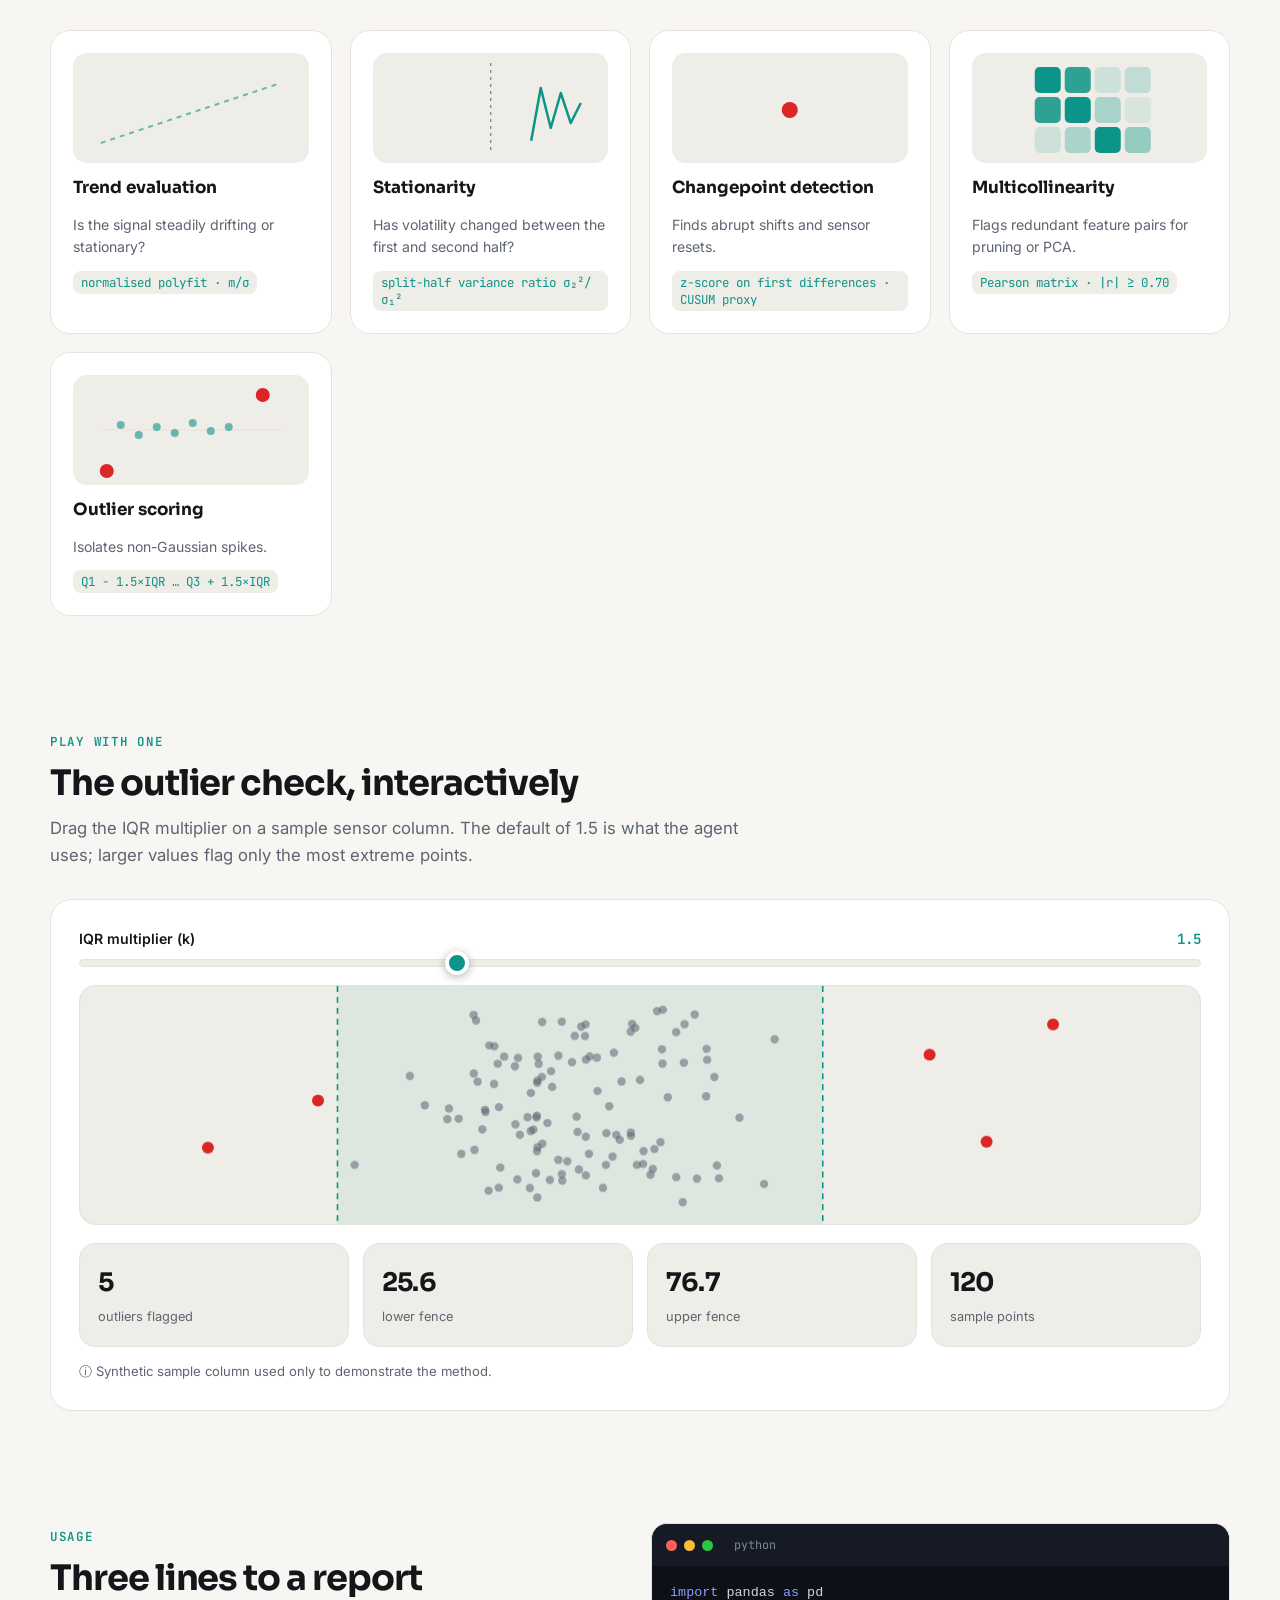
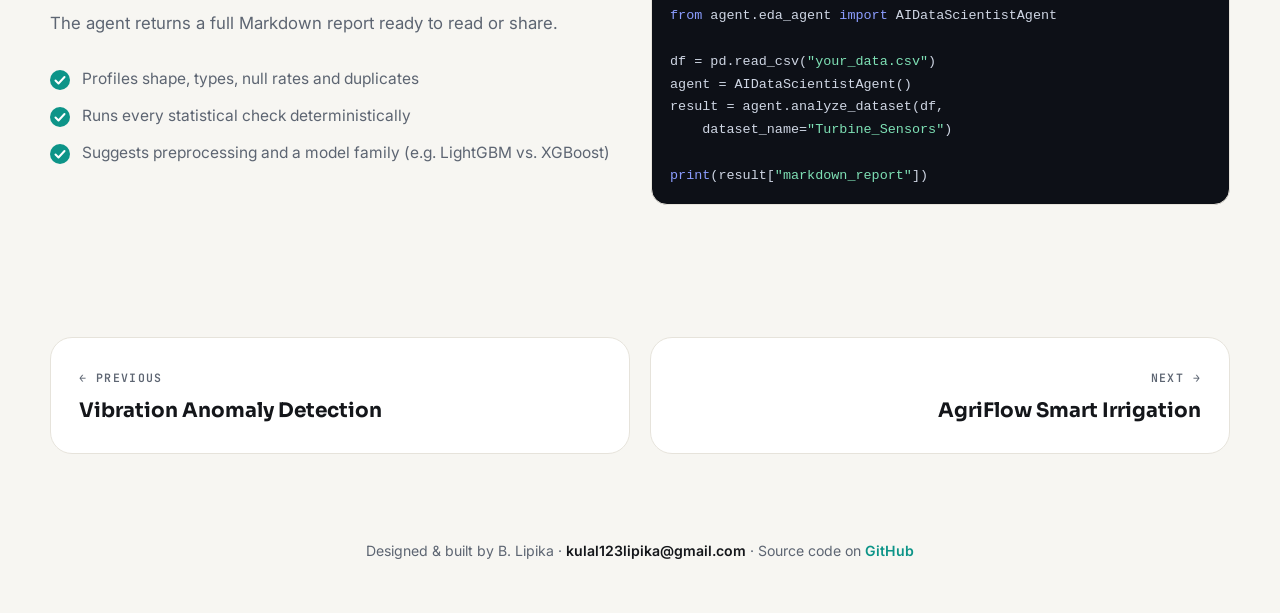
<file: projects/data-scientist-agent.html>
<!DOCTYPE html>
<html lang="en">
<head>
<meta charset="utf-8">
<meta name="viewport" content="width=device-width,initial-scale=1">
<title>AI Data Scientist Agent · B. Lipika</title>
<meta name="description" content="An autonomous EDA agent: deterministic statistical tools produce verifiable evidence, and the agent turns it into model-selection guidance.">
<link rel="preconnect" href="https://fonts.googleapis.com"><link rel="preconnect" href="https://fonts.gstatic.com" crossorigin>
<link href="https://fonts.googleapis.com/css2?family=Inter:wght@400;500;600&family=JetBrains+Mono:wght@500;600&family=Sora:wght@600;700&display=swap" rel="stylesheet">
<link rel="stylesheet" href="../assets/css/style.css">
</head>
<body data-root="../" data-accent="#0d9488">
<div id="site-nav"></div>

<header class="p-hero">
  <div class="wrap">
    <a class="back" href="../index.html#work">← All projects</a><br>
    <span class="kicker">Automated EDA · Statistics</span>
    <h1 class="reveal">From raw table to <span class="grad">model strategy</span> in one command.</h1>
    <p class="tagline reveal" style="--d:.08s">Data scientists spend most of their early time profiling and checking for drift, collinearity and outliers. This agent does that work with deterministic maths, then recommends what to try next.</p>
    <div class="tags reveal" style="--d:.12s"><span class="tag">Python</span><span class="tag">Pandas</span><span class="tag">Scikit-learn</span><span class="tag">Statistical testing</span></div>
    <div class="cta reveal" style="--d:.16s">
      <a class="btn accent" href="#toolkit">See the toolkit</a>
      <a class="btn ghost" target="_blank" rel="noopener" href="https://github.com/B-LIPIKA/AI-Data-Scientist-Agent">View code on GitHub</a>
    </div>
    <div class="metrics">
      <div class="metric reveal"><b data-count="5">0</b><span>deterministic statistical checks</span></div>
      <div class="metric reveal" style="--d:.06s"><b>CSV · Parquet · SQL</b><span>accepted inputs</span></div>
      <div class="metric reveal" style="--d:.12s"><b>≥ 0.70</b><span>|r| threshold to flag redundant features</span></div>
      <div class="metric reveal" style="--d:.18s"><b>3 lines</b><span>of Python to get a full report</span></div>
    </div>
  </div>
</header>

<section class="sec">
  <div class="wrap">
    <div class="sec-head reveal"><span class="kicker">Workflow</span><h2>Evidence in, recommendations out</h2></div>
    <div class="panel stepper reveal" id="stepper"><div class="steps"></div><div class="step-detail"></div></div>
  </div>
</section>

<section class="sec" id="toolkit">
  <div class="wrap">
    <div class="sec-head reveal"><span class="kicker">Statistical toolkit</span><h2>Five checks, each with a clear job</h2>
      <p>Every number the agent reports comes from one of these functions, never from the language model.</p></div>
    <div class="three" style="grid-template-columns:repeat(auto-fit,minmax(250px,1fr))">

      <div class="check reveal"><div class="viz"><svg viewBox="0 0 200 110" fill="none"><path d="M10 90 L190 30" stroke="var(--pa)" stroke-width="2" stroke-dasharray="5 5" opacity=".6"/><path class="th-draw" style="--len:260" d="M10 85 L35 78 L60 80 L85 62 L110 66 L135 48 L160 50 L190 28" stroke="var(--pa)" stroke-width="3" stroke-linecap="round"/></svg></div>
        <h4>Trend evaluation</h4><p>Is the signal steadily drifting or stationary?</p><code>normalised polyfit · m/σ</code></div>

      <div class="check reveal" style="--d:.07s"><div class="viz"><svg viewBox="0 0 200 110" fill="none"><path d="M100 10V100" stroke="var(--muted)" stroke-dasharray="3 4"/><path class="th-draw" style="--len:330" d="M10 55 L20 48 L30 62 L40 50 L50 60 L60 52 L70 58 L80 50 L90 56 L100 55 L110 30 L120 80 L130 20 L140 90 L150 35 L160 75 L170 40 L180 70 L190 50" stroke="var(--pa)" stroke-width="2.5" stroke-linejoin="round"/></svg></div>
        <h4>Stationarity</h4><p>Has volatility changed between the first and second half?</p><code>split-half variance ratio σ₂²/σ₁²</code></div>

      <div class="check reveal" style="--d:.14s"><div class="viz"><svg viewBox="0 0 200 110" fill="none"><path class="th-draw" style="--len:300" d="M10 80 L45 78 L80 82 L100 80 L100 35 L140 38 L190 34" stroke="var(--pa)" stroke-width="3" stroke-linejoin="round"/><circle class="th-pulse" cx="100" cy="57" r="8" fill="var(--red)"/></svg></div>
        <h4>Changepoint detection</h4><p>Finds abrupt shifts and sensor resets.</p><code>z-score on first differences · CUSUM proxy</code></div>

      <div class="check reveal" style="--d:.21s"><div class="viz"><svg viewBox="0 0 200 110"><g>
        <rect x="45" y="14" width="26" height="26" rx="5" fill="var(--pa)" opacity="1"/><rect x="75" y="14" width="26" height="26" rx="5" fill="var(--pa)" opacity=".85"/><rect x="105" y="14" width="26" height="26" rx="5" fill="var(--pa)" opacity=".15"/><rect x="135" y="14" width="26" height="26" rx="5" fill="var(--pa)" opacity=".2"/>
        <rect x="45" y="44" width="26" height="26" rx="5" fill="var(--pa)" opacity=".85"/><rect x="75" y="44" width="26" height="26" rx="5" fill="var(--pa)" opacity="1"/><rect x="105" y="44" width="26" height="26" rx="5" fill="var(--pa)" opacity=".3"/><rect x="135" y="44" width="26" height="26" rx="5" fill="var(--pa)" opacity=".1"/>
        <rect x="45" y="74" width="26" height="26" rx="5" fill="var(--pa)" opacity=".15"/><rect x="75" y="74" width="26" height="26" rx="5" fill="var(--pa)" opacity=".3"/><rect x="105" y="74" width="26" height="26" rx="5" fill="var(--pa)" opacity="1"/><rect x="135" y="74" width="26" height="26" rx="5" fill="var(--pa)" opacity=".4"/></g></svg></div>
        <h4>Multicollinearity</h4><p>Flags redundant feature pairs for pruning or PCA.</p><code>Pearson matrix · |r| ≥ 0.70</code></div>

      <div class="check reveal" style="--d:.28s"><div class="viz"><svg viewBox="0 0 200 110" fill="none"><path d="M10 55H190" stroke="var(--line)"/><g fill="var(--pa)" opacity=".6"><circle cx="30" cy="50" r="4"/><circle cx="48" cy="60" r="4"/><circle cx="66" cy="52" r="4"/><circle cx="84" cy="58" r="4"/><circle cx="102" cy="48" r="4"/><circle cx="120" cy="56" r="4"/><circle cx="138" cy="52" r="4"/></g><circle class="th-pulse" cx="172" cy="20" r="7" fill="var(--red)"/><circle class="th-pulse" style="--d:.7s" cx="16" cy="96" r="7" fill="var(--red)"/></svg></div>
        <h4>Outlier scoring</h4><p>Isolates non-Gaussian spikes.</p><code>Q1 − 1.5×IQR … Q3 + 1.5×IQR</code></div>
    </div>
  </div>
</section>

<section class="sec">
  <div class="wrap">
    <div class="sec-head reveal"><span class="kicker">Play with one</span><h2>The outlier check, interactively</h2>
      <p>Drag the IQR multiplier on a sample sensor column. The default of 1.5 is what the agent uses; larger values flag only the most extreme points.</p></div>
    <div class="panel reveal">
      <div class="ctl"><label>IQR multiplier (k) <span id="kv">1.5</span></label><input type="range" id="k" min="0.5" max="3.5" step="0.1" value="1.5"></div>
      <canvas class="cv" id="iqr"></canvas>
      <div class="tiles" style="margin-top:18px"><div class="tile"><b id="n-out">0</b><span>outliers flagged</span></div><div class="tile"><b id="lo">0</b><span>lower fence</span></div><div class="tile"><b id="hi">0</b><span>upper fence</span></div><div class="tile"><b>120</b><span>sample points</span></div></div>
      <p class="note">ⓘ Synthetic sample column used only to demonstrate the method.</p>
    </div>
  </div>
</section>

<section class="sec">
  <div class="wrap two">
    <div class="reveal"><div class="sec-head"><span class="kicker">Usage</span><h2>Three lines to a report</h2><p>The agent returns a full Markdown report ready to read or share.</p></div>
      <ul class="ticks"><li>Profiles shape, types, null rates and duplicates</li><li>Runs every statistical check deterministically</li><li>Suggests preprocessing and a model family (e.g. LightGBM vs. XGBoost)</li></ul></div>
    <div class="term reveal" style="--d:.08s"><div class="bar"><i></i><i></i><i></i>&nbsp; python</div>
<pre><span class="k">import</span> pandas <span class="k">as</span> pd
<span class="k">from</span> agent.eda_agent <span class="k">import</span> AIDataScientistAgent

df = pd.read_csv(<span class="s">"your_data.csv"</span>)
agent = AIDataScientistAgent()
result = agent.analyze_dataset(df,
    dataset_name=<span class="s">"Turbine_Sensors"</span>)

<span class="k">print</span>(result[<span class="s">"markdown_report"</span>])</pre></div>
  </div>
</section>

<section class="sec">
  <div class="wrap pn-nav">
    <a class="prev" href="vibration-anomaly.html"><small>← Previous</small><b>Vibration Anomaly Detection</b></a>
    <a class="next" href="agriflow.html"><small>Next →</small><b>AgriFlow Smart Irrigation</b></a>
  </div>
</section>
<footer id="site-footer"></footer>

<script src="../assets/js/main.js"></script>
<script src="../assets/js/widgets.js"></script>
<script>
(function(){
  Widgets.stepper(document.getElementById('stepper'),[
   {t:'Load dataset',d:'CSV, Parquet or SQL results arrive as a tabular DataFrame.'},
   {t:'Profile',d:'Shape, column types, null rates, duplicates and memory footprint.'},
   {t:'Run statistical suite',d:'Trend, stationarity, changepoints, collinearity and outliers, all computed in plain Python.'},
   {t:'Aggregate evidence',d:'Results are collected into one verifiable evidence payload.'},
   {t:'Reasoning agent',d:'Interprets the evidence without recalculating or guessing numbers.'},
   {t:'Report + ML strategy',d:'A Markdown diagnostic report with preprocessing steps and model-selection guidance.'}],2600);

  /* IQR demo */
  var s=11,r=function(){s=(s*16807)%2147483647;return s/2147483647};
  function gauss(){return (r()+r()+r()+r()+r()+r()-3)*3.4}
  var pts=[];for(var i=0;i<116;i++)pts.push({v:50+gauss()*4,y:r()});
  [88,94,12,101].forEach(function(v){pts.push({v:v,y:r()})});
  var sorted=pts.map(function(p){return p.v}).sort(function(a,b){return a-b});
  function q(p){var i=(sorted.length-1)*p,f=Math.floor(i),c=Math.ceil(i);return sorted[f]+(sorted[c]-sorted[f])*(i-f)}
  var Q1=q(.25),Q3=q(.75),IQR=Q3-Q1,cv=document.getElementById('iqr'),ks=document.getElementById('k');
  function draw(){
    var k=+ks.value,c=Widgets.canvas(cv,Math.min(240,Math.max(190,cv.clientWidth*.26))),x=c.ctx,W=c.w,H=c.h,lo=Q1-k*IQR,hi=Q3+k*IQR;
    var min=0,max=115,X=function(v){return 14+(v-min)/(max-min)*(W-28)};
    var red=Widgets.css('--red'),pa=Widgets.css('--pa'),mut=Widgets.css('--muted'),line=Widgets.css('--line');
    x.clearRect(0,0,W,H);
    x.fillStyle=pa;x.globalAlpha=.08;x.fillRect(X(Math.max(lo,min)),0,X(Math.min(hi,max))-X(Math.max(lo,min)),H);x.globalAlpha=1;
    [lo,hi].forEach(function(v){if(v<min||v>max)return;x.beginPath();x.setLineDash([6,5]);x.strokeStyle=pa;x.lineWidth=1.6;x.moveTo(X(v),0);x.lineTo(X(v),H);x.stroke();x.setLineDash([])});
    var n=0;pts.forEach(function(p){var out=p.v<lo||p.v>hi;if(out)n++;x.beginPath();x.arc(X(p.v),22+p.y*(H-44),out?6:4.2,0,7);x.fillStyle=out?red:mut;x.globalAlpha=out?1:.55;x.fill();x.globalAlpha=1});
    document.getElementById('kv').textContent=k.toFixed(1);document.getElementById('n-out').textContent=n;
    document.getElementById('lo').textContent=lo.toFixed(1);document.getElementById('hi').textContent=hi.toFixed(1);
  }
  ks.addEventListener('input',draw);addEventListener('resize',draw);addEventListener('themechange',draw);
  Widgets.onceVisible(cv,draw);
})();
</script>
</body>
</html>
</file>
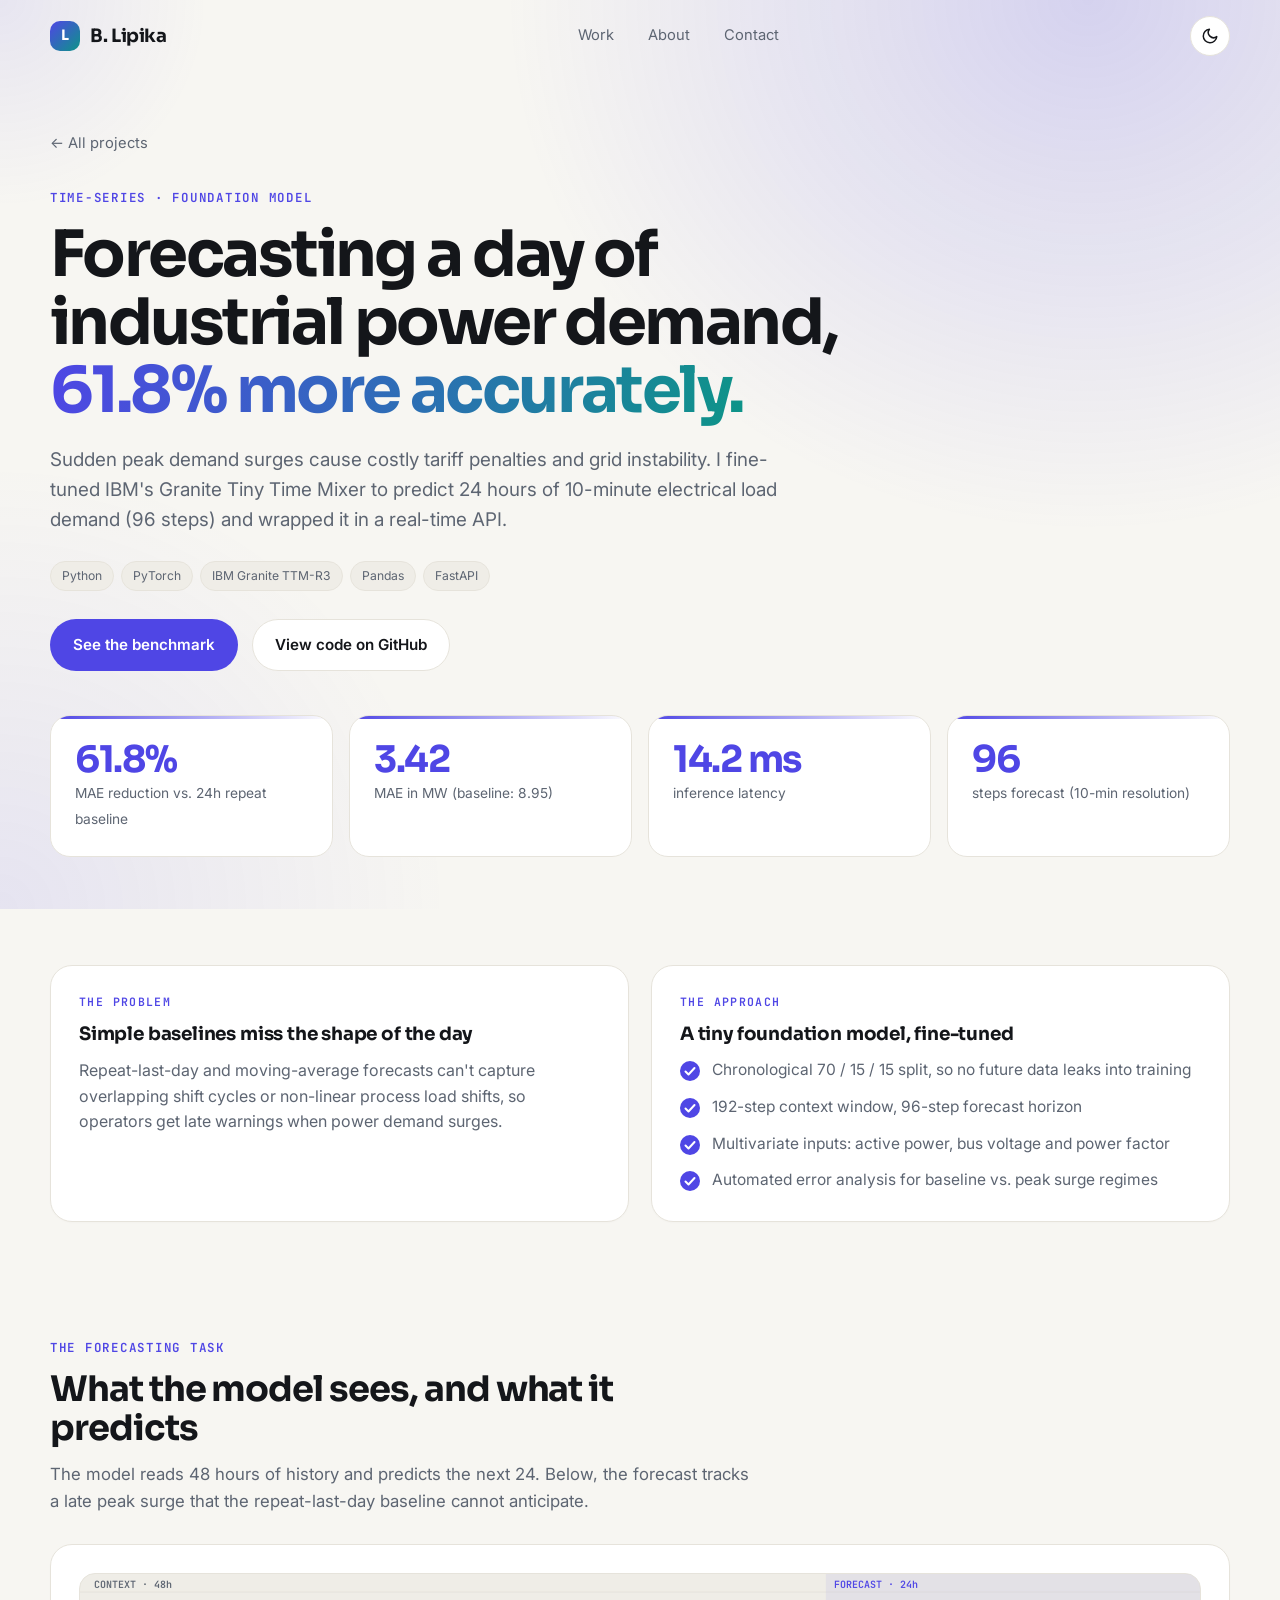
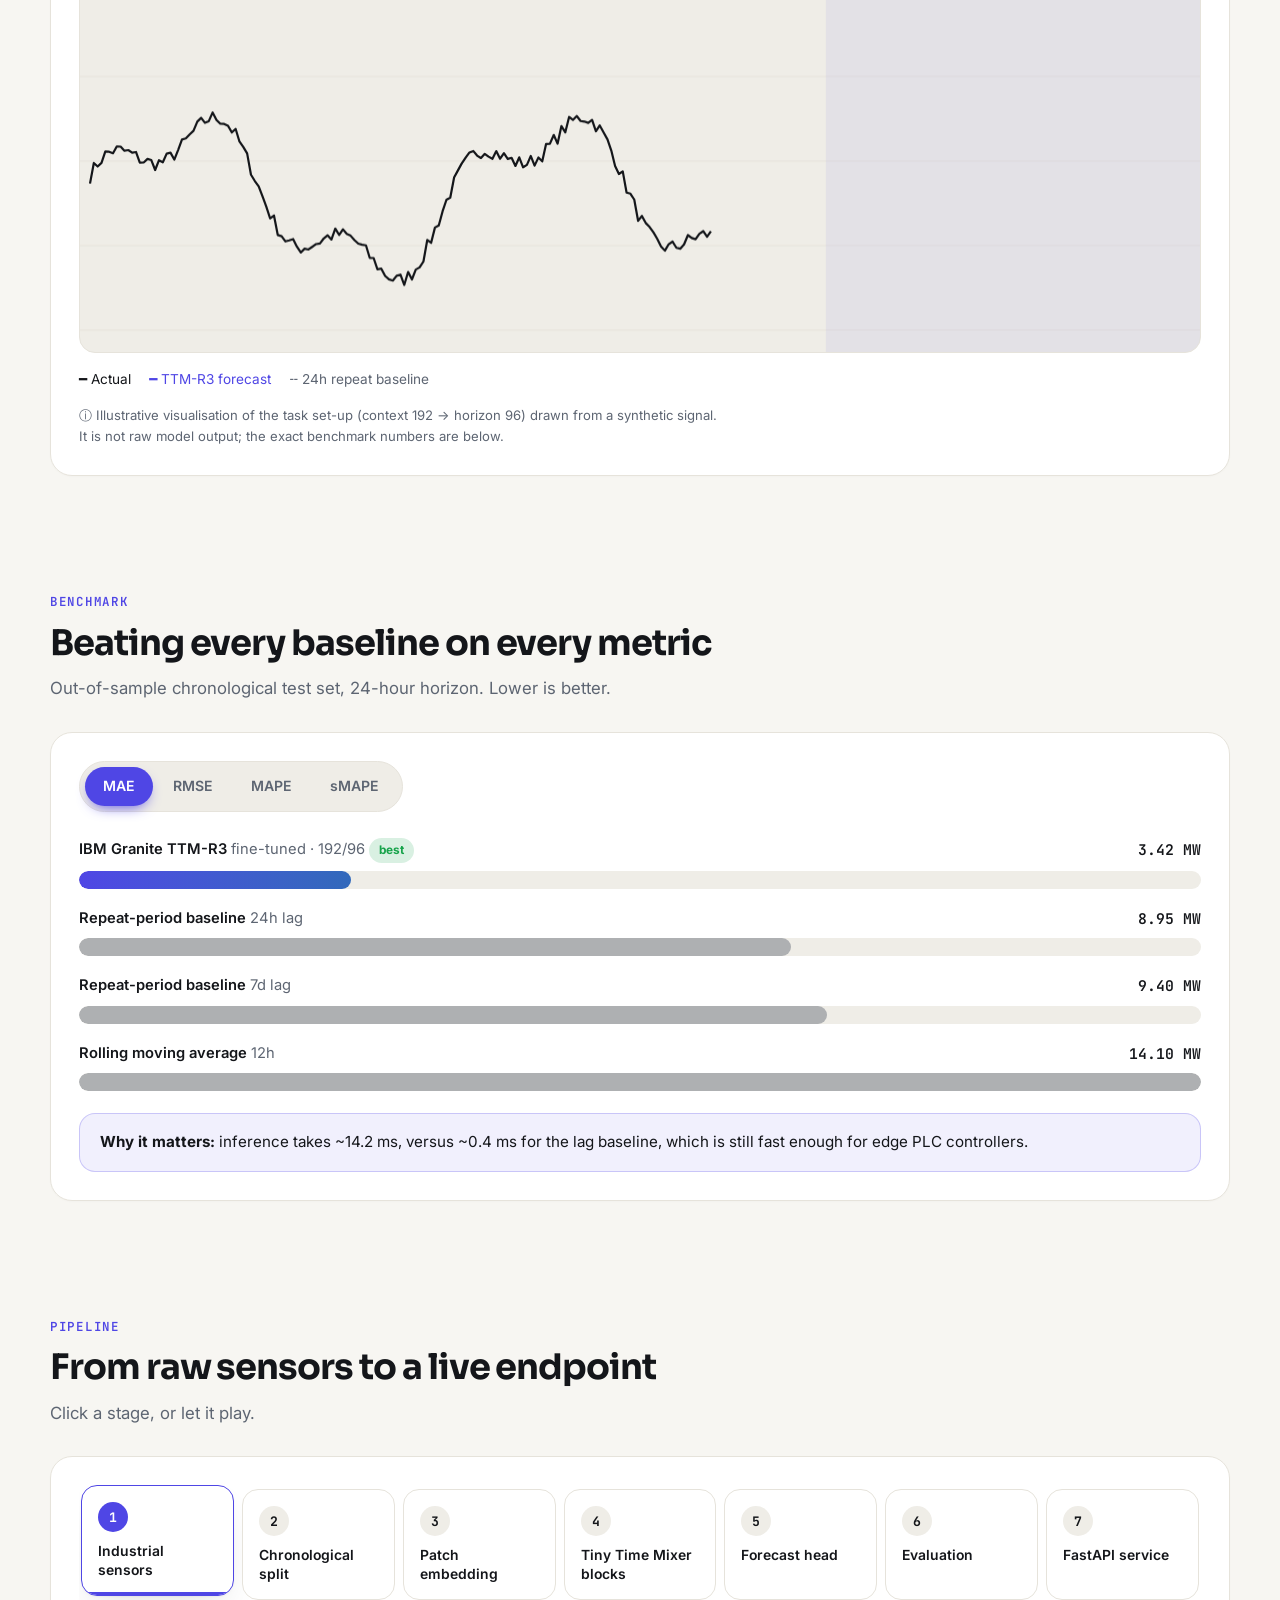
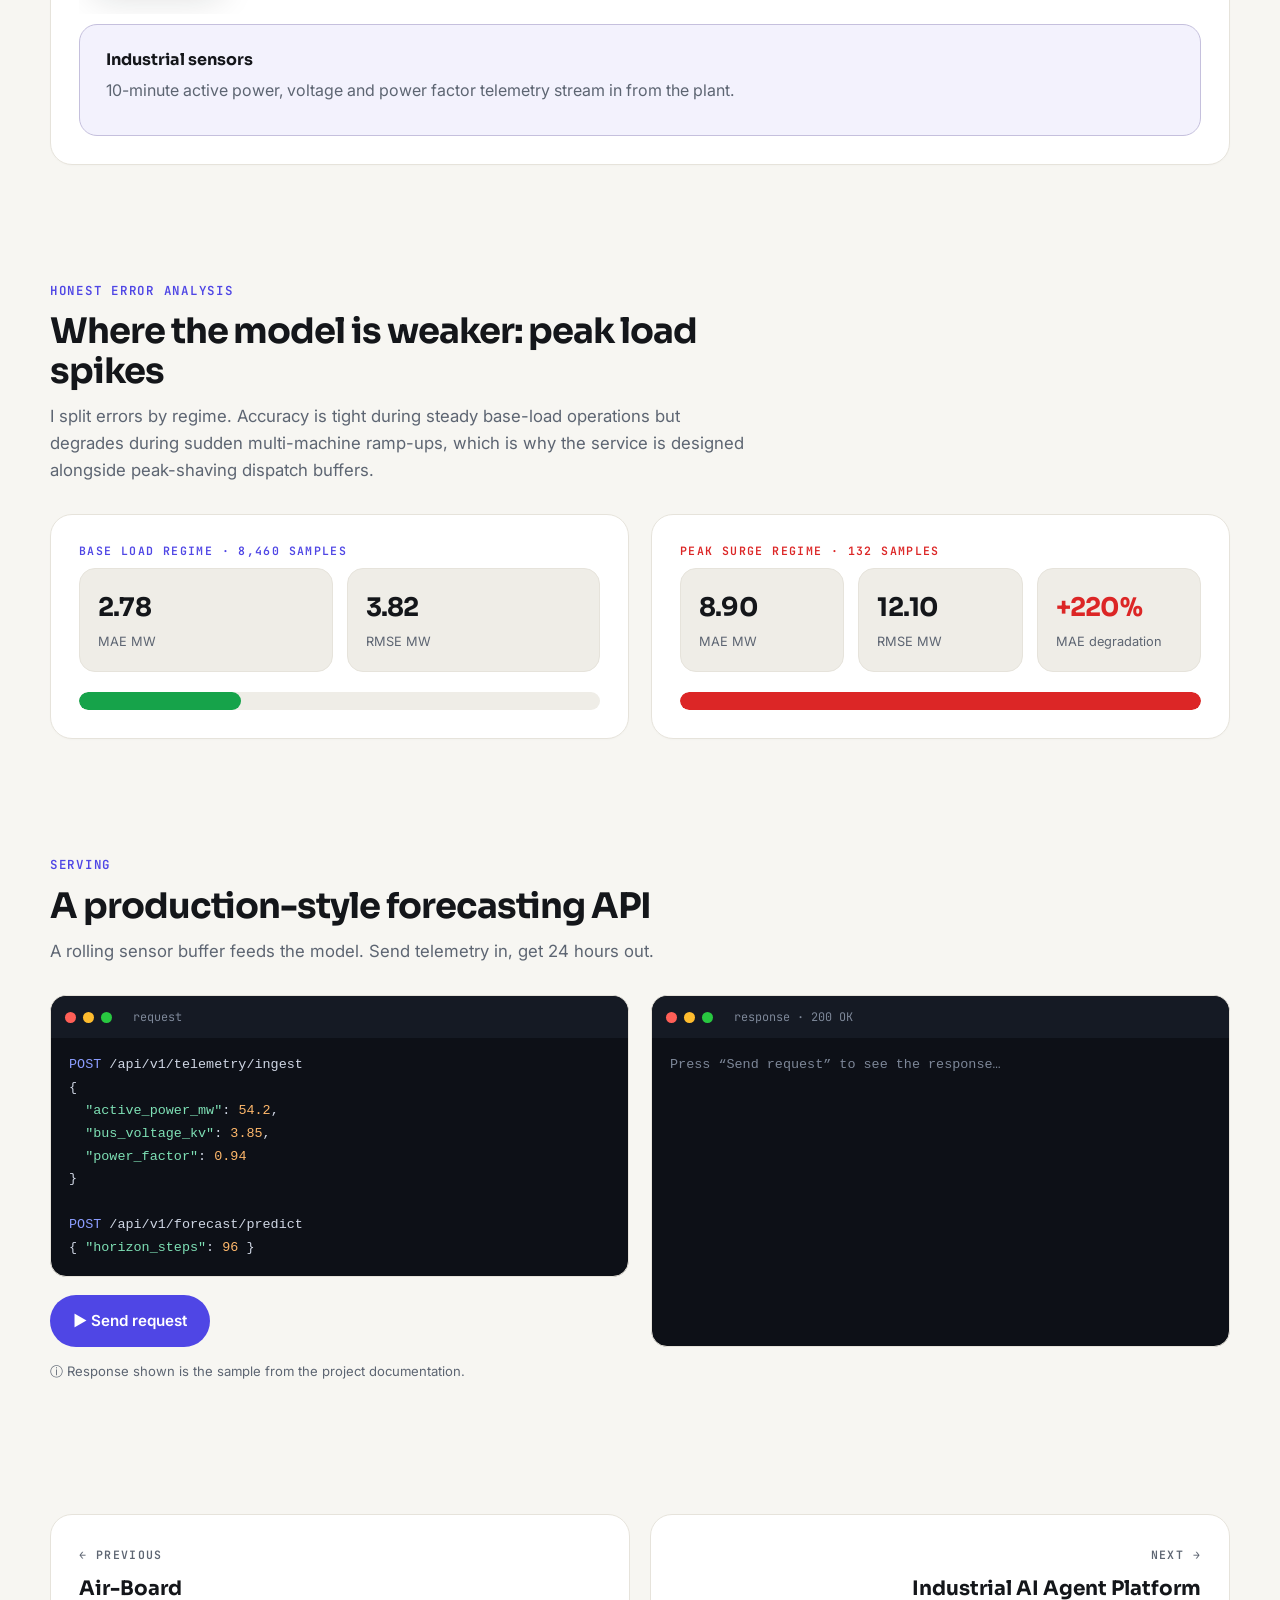
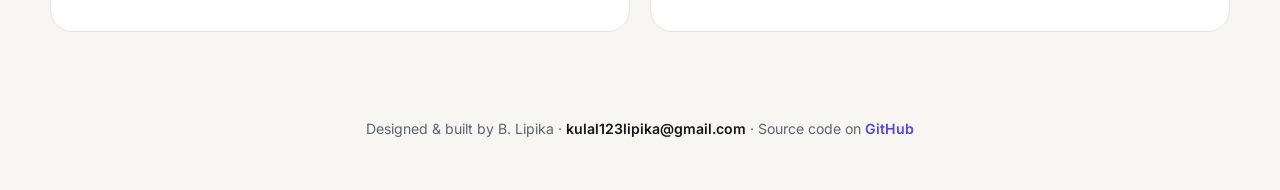
<file: projects/ttm-forecasting.html>
<!DOCTYPE html>
<html lang="en">
<head>
<meta charset="utf-8">
<meta name="viewport" content="width=device-width,initial-scale=1">
<title>Industrial Power Demand Forecasting · B. Lipika</title>
<meta name="description" content="Fine-tuned IBM Granite TTM-R3 for 24-hour industrial power demand forecasting: 61.8% lower MAE than the best baseline, served with FastAPI at ~14 ms.">
<link rel="preconnect" href="https://fonts.googleapis.com"><link rel="preconnect" href="https://fonts.gstatic.com" crossorigin>
<link href="https://fonts.googleapis.com/css2?family=Inter:wght@400;500;600&family=JetBrains+Mono:wght@500;600&family=Sora:wght@600;700&display=swap" rel="stylesheet">
<link rel="stylesheet" href="../assets/css/style.css">
</head>
<body data-root="../" data-accent="#4f46e5">
<div id="site-nav"></div>

<header class="p-hero">
  <div class="wrap">
    <a class="back" href="../index.html#work">← All projects</a><br>
    <span class="kicker">Time-series · Foundation model</span>
    <h1 class="reveal">Forecasting a day of industrial power demand, <span class="grad">61.8% more accurately.</span></h1>
    <p class="tagline reveal" style="--d:.08s">Sudden peak demand surges cause costly tariff penalties and grid instability. I fine-tuned IBM's Granite Tiny Time Mixer to predict 24 hours of 10-minute electrical load demand (96 steps) and wrapped it in a real-time API.</p>
    <div class="tags reveal" style="--d:.12s"><span class="tag">Python</span><span class="tag">PyTorch</span><span class="tag">IBM Granite TTM-R3</span><span class="tag">Pandas</span><span class="tag">FastAPI</span></div>
    <div class="cta reveal" style="--d:.16s">
      <a class="btn accent" href="#benchmark">See the benchmark</a>
      <a class="btn ghost" target="_blank" rel="noopener" href="https://github.com/B-LIPIKA/Industrial-Time-Series-Forecasting-TTM-R3">View code on GitHub</a>
    </div>
    <div class="metrics">
      <div class="metric reveal"><b data-count="61.8" data-dec="1" data-suf="%">0</b><span>MAE reduction vs. 24h repeat baseline</span></div>
      <div class="metric reveal" style="--d:.06s"><b data-count="3.42" data-dec="2">0</b><span>MAE in MW (baseline: 8.95)</span></div>
      <div class="metric reveal" style="--d:.12s"><b data-count="14.2" data-dec="1" data-suf=" ms">0</b><span>inference latency</span></div>
      <div class="metric reveal" style="--d:.18s"><b data-count="96">0</b><span>steps forecast (10-min resolution)</span></div>
    </div>
  </div>
</header>

<!-- problem / approach -->
<section class="sec">
  <div class="wrap two">
    <div class="panel reveal"><span class="lbl">The problem</span><h3>Simple baselines miss the shape of the day</h3>
      <p>Repeat-last-day and moving-average forecasts can't capture overlapping shift cycles or non-linear process load shifts, so operators get late warnings when power demand surges.</p></div>
    <div class="panel reveal" style="--d:.08s"><span class="lbl">The approach</span><h3>A tiny foundation model, fine-tuned</h3>
      <ul class="ticks"><li>Chronological 70 / 15 / 15 split, so no future data leaks into training</li><li>192-step context window, 96-step forecast horizon</li><li>Multivariate inputs: active power, bus voltage and power factor</li><li>Automated error analysis for baseline vs. peak surge regimes</li></ul></div>
  </div>
</section>

<!-- illustrative forecast chart -->
<section class="sec">
  <div class="wrap">
    <div class="sec-head reveal"><span class="kicker">The forecasting task</span><h2>What the model sees, and what it predicts</h2>
      <p>The model reads 48 hours of history and predicts the next 24. Below, the forecast tracks a late peak surge that the repeat-last-day baseline cannot anticipate.</p></div>
    <div class="panel reveal">
      <canvas class="cv" id="fc"></canvas>
      <div class="chips" style="margin-top:16px;gap:18px;font-size:.85rem">
        <span><b style="color:var(--text)">━</b> Actual</span><span style="color:var(--pa)"><b>━</b> TTM-R3 forecast</span><span style="color:var(--muted)"><b>╌</b> 24h repeat baseline</span>
      </div>
      <p class="note">ⓘ Illustrative visualisation of the task set-up (context 192 → horizon 96) drawn from a synthetic signal. It is not raw model output; the exact benchmark numbers are below.</p>
    </div>
  </div>
</section>

<!-- benchmark -->
<section class="sec" id="benchmark">
  <div class="wrap">
    <div class="sec-head reveal"><span class="kicker">Benchmark</span><h2>Beating every baseline on every metric</h2>
      <p>Out-of-sample chronological test set, 24-hour horizon. Lower is better.</p></div>
    <div class="panel reveal">
      <div class="seg" id="seg"><button class="on" data-m="mae">MAE</button><button data-m="rmse">RMSE</button><button data-m="mape">MAPE</button><button data-m="smape">sMAPE</button></div>
      <div class="bars" id="bars"></div>
      <div class="callout"><b>Why it matters:</b> inference takes ~14.2 ms, versus ~0.4 ms for the lag baseline, which is still fast enough for edge PLC controllers.</div>
    </div>
  </div>
</section>

<!-- pipeline -->
<section class="sec">
  <div class="wrap">
    <div class="sec-head reveal"><span class="kicker">Pipeline</span><h2>From raw sensors to a live endpoint</h2><p>Click a stage, or let it play.</p></div>
    <div class="panel stepper reveal" id="stepper"><div class="steps"></div><div class="step-detail"></div></div>
  </div>
</section>

<!-- regime -->
<section class="sec">
  <div class="wrap">
    <div class="sec-head reveal"><span class="kicker">Honest error analysis</span><h2>Where the model is weaker: peak load spikes</h2>
      <p>I split errors by regime. Accuracy is tight during steady base-load operations but degrades during sudden multi-machine ramp-ups, which is why the service is designed alongside peak-shaving dispatch buffers.</p></div>
    <div class="two">
      <div class="panel reveal"><span class="lbl">Base load regime · 8,460 samples</span>
        <div class="tiles"><div class="tile"><b data-count="2.85" data-dec="2">0</b><span>MAE MW</span></div><div class="tile"><b data-count="3.92" data-dec="2">0</b><span>RMSE MW</span></div></div>
        <div class="bar-track" style="margin-top:20px"><div class="bar-fill" data-w="31" style="background:var(--green)"></div></div></div>
      <div class="panel reveal" style="--d:.08s"><span class="lbl" style="color:var(--red)">Peak surge regime · 132 samples</span>
        <div class="tiles"><div class="tile"><b data-count="9.12" data-dec="2">0</b><span>MAE MW</span></div><div class="tile"><b data-count="12.40" data-dec="2">0</b><span>RMSE MW</span></div><div class="tile"><b style="color:var(--red)">+220%</b><span>MAE degradation</span></div></div>
        <div class="bar-track" style="margin-top:20px"><div class="bar-fill" data-w="100" style="background:var(--red)"></div></div></div>
    </div>
  </div>
</section>

<!-- API -->
<section class="sec">
  <div class="wrap">
    <div class="sec-head reveal"><span class="kicker">Serving</span><h2>A production-style forecasting API</h2><p>A rolling sensor buffer feeds the model. Send telemetry in, get 24 hours out.</p></div>
    <div class="two">
      <div class="reveal">
        <div class="term"><div class="bar"><i></i><i></i><i></i>&nbsp; request</div>
<pre><span class="k">POST</span> /api/v1/telemetry/ingest
{
  <span class="s">"active_power_mw"</span>: <span class="n">54.2</span>,
  <span class="s">"bus_voltage_kv"</span>: <span class="n">3.85</span>,
  <span class="s">"power_factor"</span>: <span class="n">0.94</span>
}

<span class="k">POST</span> /api/v1/forecast/predict
{ <span class="s">"horizon_steps"</span>: <span class="n">96</span> }</pre></div>
        <div class="cta" style="margin-top:18px"><button class="btn accent" id="send">▶ Send request</button></div>
      </div>
      <div class="term reveal" style="--d:.08s"><div class="bar"><i></i><i></i><i></i>&nbsp; response · 200 OK</div><pre id="resp" style="min-height:290px;color:#7d8798">Press “Send request” to see the response…</pre></div>
    </div>
    <p class="note">ⓘ Response shown is the sample from the project documentation.</p>
  </div>
</section>

<section class="sec">
  <div class="wrap pn-nav">
    <a class="prev" href="air-board.html"><small>← Previous</small><b>Air-Board</b></a>
    <a class="next" href="agent-platform.html"><small>Next →</small><b>Industrial AI Agent Platform</b></a>
  </div>
</section>
<footer id="site-footer"></footer>

<script src="../assets/js/main.js"></script>
<script src="../assets/js/widgets.js"></script>
<script>
(function(){
  /* benchmark bars */
  var D={mae:{u:' MW',d:2,v:[3.42,8.95,9.40,14.10]},rmse:{u:' MW',d:2,v:[4.88,11.82,12.15,17.65]},
         mape:{u:'%',d:2,v:[6.84,18.25,19.10,29.40]},smape:{u:'%',d:2,v:[6.71,17.60,18.45,27.80]}};
  var names=[['IBM Granite TTM-R3','fine-tuned · 192/96'],['Repeat-period baseline','24h lag'],['Repeat-period baseline','7d lag'],['Rolling moving average','12h']];
  function draw(m){var c=D[m];Widgets.bars(document.getElementById('bars'),c.v.map(function(v,i){return{name:names[i][0],sub:names[i][1],v:v,best:i===0}}),c.u,c.d)}
  document.getElementById('seg').addEventListener('click',function(e){var b=e.target.closest('button');if(!b)return;
    this.querySelectorAll('button').forEach(function(x){x.classList.remove('on')});b.classList.add('on');draw(b.dataset.m)});
  Widgets.onceVisible(document.getElementById('bars'),function(){draw('mae')});

  /* pipeline */
  Widgets.stepper(document.getElementById('stepper'),[
   {t:'Industrial sensors',d:'10-minute active power, voltage and power factor telemetry stream in from the plant.'},
   {t:'Chronological split',d:'70% train, 15% validation, 15% test, in time order, so the test set is truly unseen future data.'},
   {t:'Patch embedding',d:'The series is cut into patches of length 16 so the model can learn local structure efficiently.'},
   {t:'Tiny Time Mixer blocks',d:'Intra-patch and inter-patch mixing captures daily cycles and cross-sensor relationships with a very small footprint.'},
   {t:'Forecast head',d:'Predicts 96 future steps, a full 24-hour horizon.'},
   {t:'Evaluation',d:'MAE, RMSE, MAPE and sMAPE against three baselines, plus a split of base load vs. peak surge error.'},
   {t:'FastAPI service',d:'A rolling sensor buffer feeds /api/v1/forecast/predict for real-time sub-15 ms inference.'}]);

  /* forecast canvas */
  var cv=document.getElementById('fc'),prog=0,started=false;
  function rng(s){return function(){s=(s*16807)%2147483647;return s/2147483647}}
  var r=rng(7),noise=[];for(var i=0;i<400;i++)noise.push((r()-.5)*2.2);
  function base(t){return 50+10*Math.sin(2*Math.PI*t/96)+4*Math.sin(2*Math.PI*t/32+1)}
  function truth(t){var s=t>=222&&t<=250?14*Math.sin((t-222)/28*Math.PI):0;return base(t)+s+noise[t]}
  function render(){
    var c=Widgets.canvas(cv,Math.min(380,Math.max(260,cv.clientWidth*.42))),x=c.ctx,W=c.w,H=c.h,N=288,pad=10;
    var X=function(t){return pad+t/(N-1)*(W-2*pad)},Y=function(v){return H-18-(v-30)/50*(H-40)};
    var line=Widgets.css('--line'),mut=Widgets.css('--muted'),txt=Widgets.css('--text'),pa=Widgets.css('--pa');
    x.clearRect(0,0,W,H);x.lineWidth=1;x.strokeStyle=line;
    for(var g=0;g<5;g++){var yy=18+g*(H-40)/4;x.beginPath();x.moveTo(0,yy);x.lineTo(W,yy);x.stroke()}
    x.fillStyle=pa;x.globalAlpha=.07;x.fillRect(X(192),0,W-X(192),H);x.globalAlpha=1;
    x.fillStyle=mut;x.font='600 10px JetBrains Mono, monospace';x.fillText('CONTEXT · 48h',pad+4,14);x.fillStyle=pa;x.fillText('FORECAST · 24h',X(192)+8,14);
    var lim=Math.floor(prog*(N-1));
    function path(fn,from,to,col,w,dash){x.beginPath();x.setLineDash(dash||[]);x.lineWidth=w;x.strokeStyle=col;x.lineJoin='round';
      for(var t=from;t<=Math.min(to,lim);t++){var v=fn(t);t===from?x.moveTo(X(t),Y(v)):x.lineTo(X(t),Y(v))}x.stroke();x.setLineDash([])}
    path(truth,0,N-1,txt,2.2);
    path(function(t){return truth(t-96)},192,N-1,mut,2,[6,6]);
    path(function(t){return truth(t)+Math.sin(t*.7)*1.1+0.6},192,N-1,pa,3);
    if(lim>=192){x.beginPath();x.moveTo(X(192),0);x.lineTo(X(192),H);x.strokeStyle=pa;x.setLineDash([3,4]);x.lineWidth=1;x.stroke();x.setLineDash([])}
  }
  Widgets.onceVisible(cv,function(){started=true;var t0=null;(function f(t){if(!t0)t0=t;prog=Math.min((t-t0)/2600,1);render();if(prog<1)requestAnimationFrame(f)})(performance.now())});
  addEventListener('resize',function(){if(started)render()});addEventListener('themechange',function(){if(started)render()});

  /* API terminal */
  var resp='{\n  <span class="s">"generated_at"</span>: <span class="s">"2026-10-02T19:40:00Z"</span>,\n  <span class="s">"horizon_steps"</span>: <span class="n">96</span>,\n  <span class="s">"forecast_horizon_hours"</span>: <span class="n">24.0</span>,\n  <span class="s">"predictions"</span>: [<span class="n">53.8</span>, <span class="n">54.1</span>, <span class="n">55.4</span>, <span class="n">56.2</span>, <span class="n">57.0</span>, …],\n  <span class="s">"summary_stats"</span>: {\n    <span class="s">"mean_power_mw"</span>: <span class="n">52.14</span>,\n    <span class="s">"max_peak_mw"</span>: <span class="n">68.30</span>,\n    <span class="s">"min_power_mw"</span>: <span class="n">38.10</span>\n  }\n}';
  var btn=document.getElementById('send');
  btn.addEventListener('click',function(){btn.disabled=true;btn.textContent='Sending…';var p=document.getElementById('resp');p.style.color='';p.textContent='';
    setTimeout(function(){Widgets.terminal(p,resp,90,function(){btn.disabled=false;btn.textContent='▶ Send again'})},500)});
})();
</script>
</body>
</html>
</file>
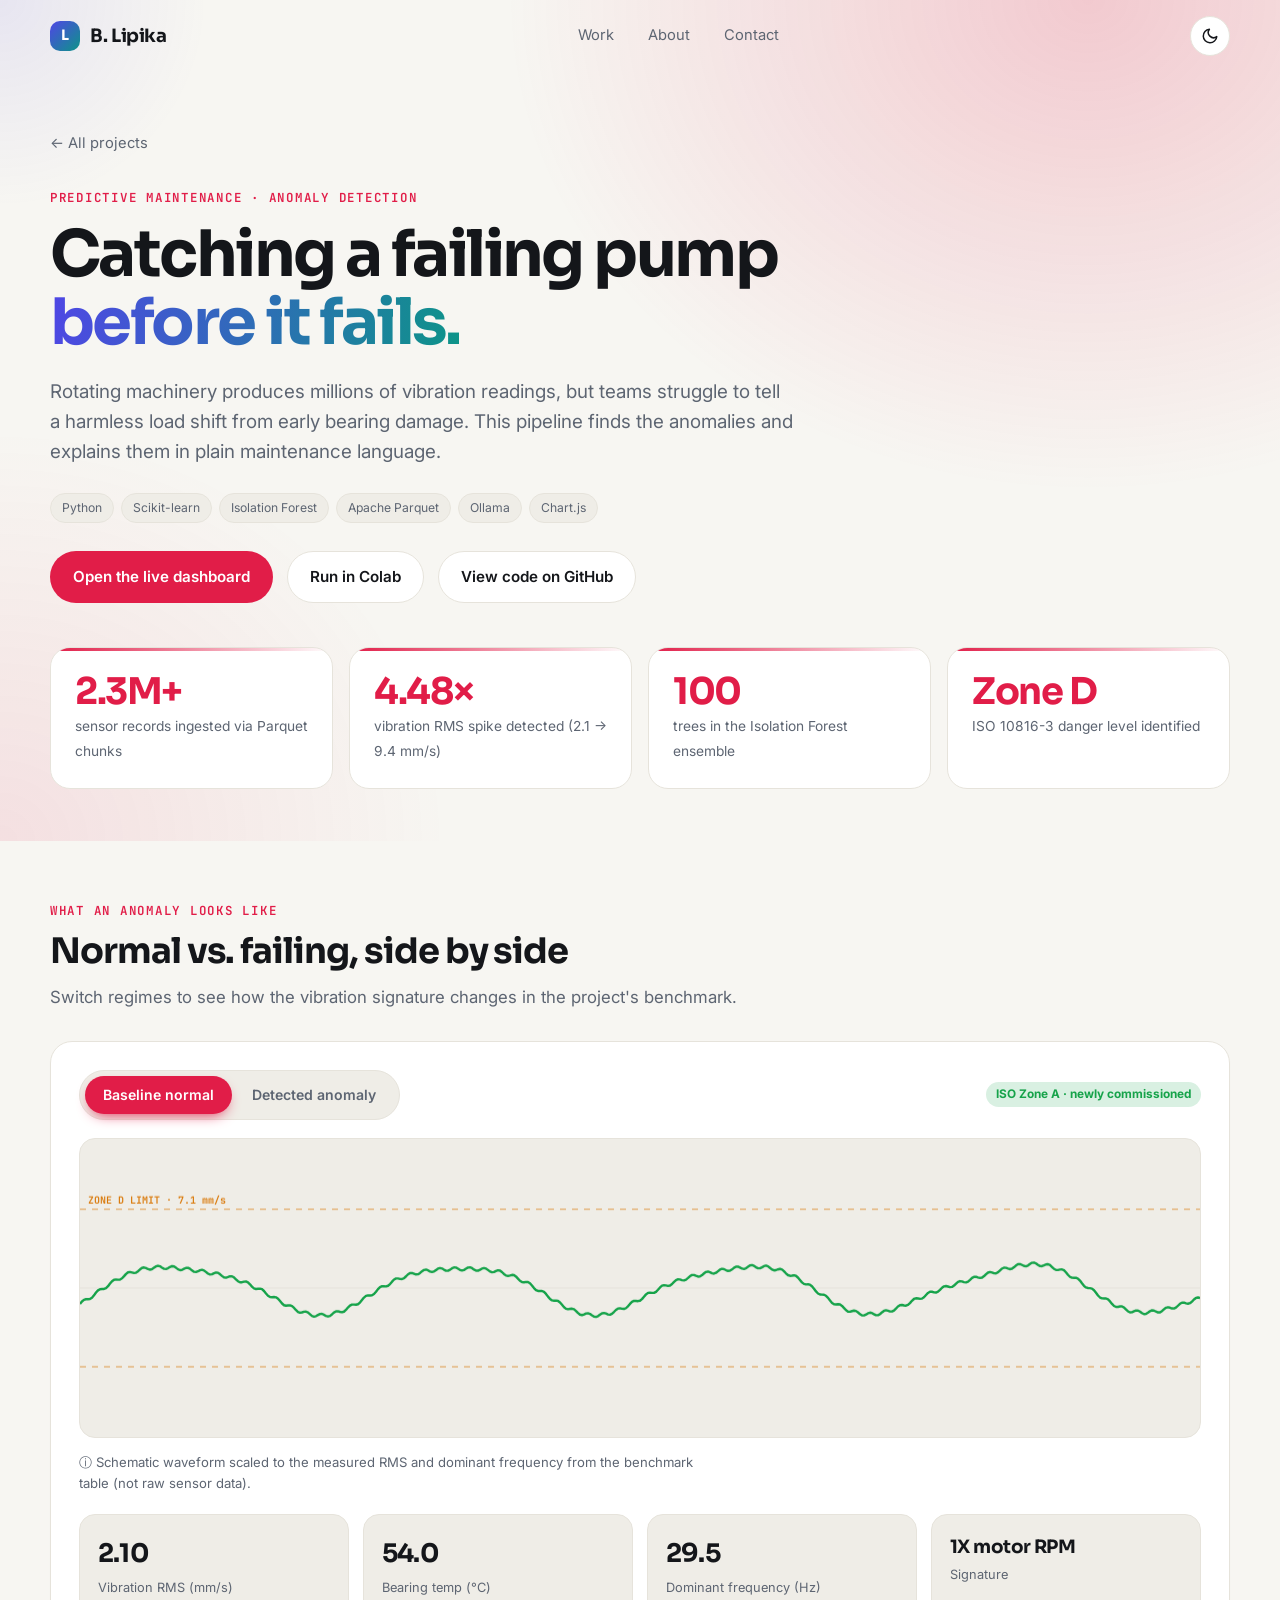
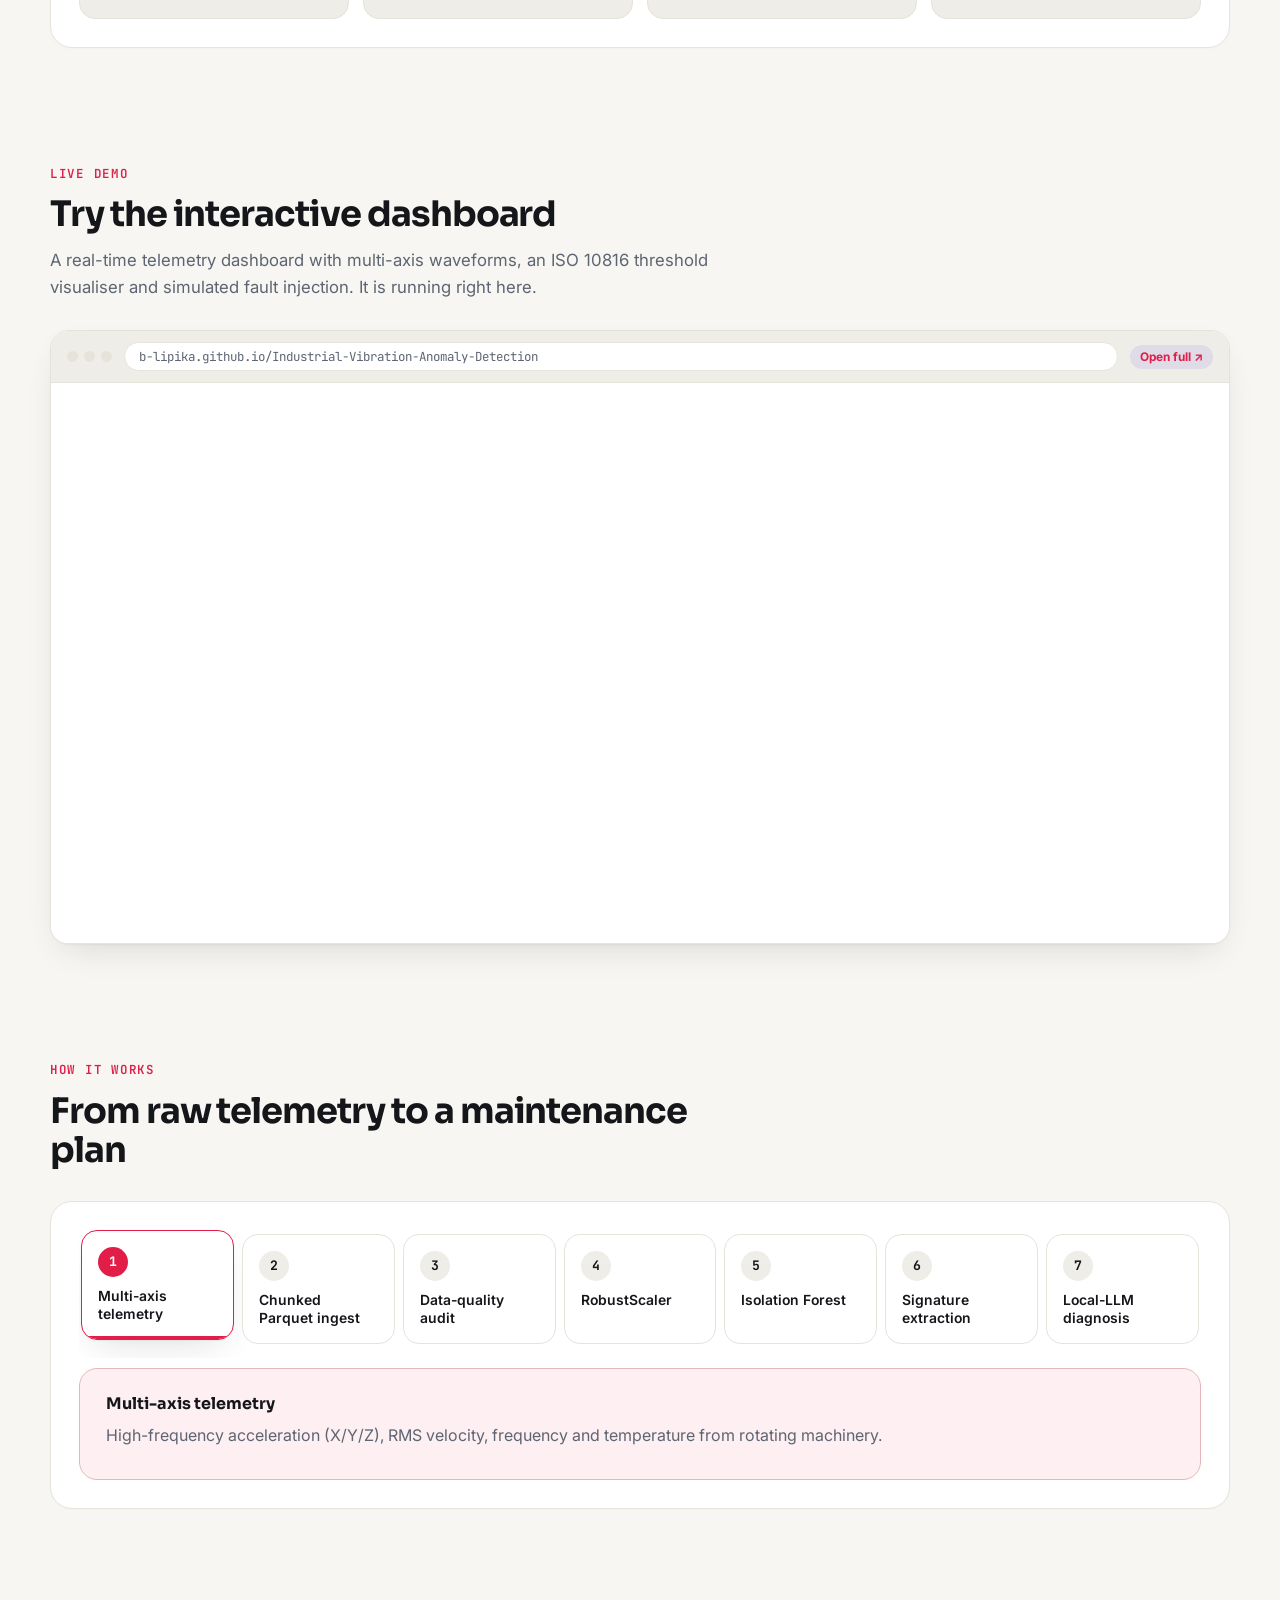
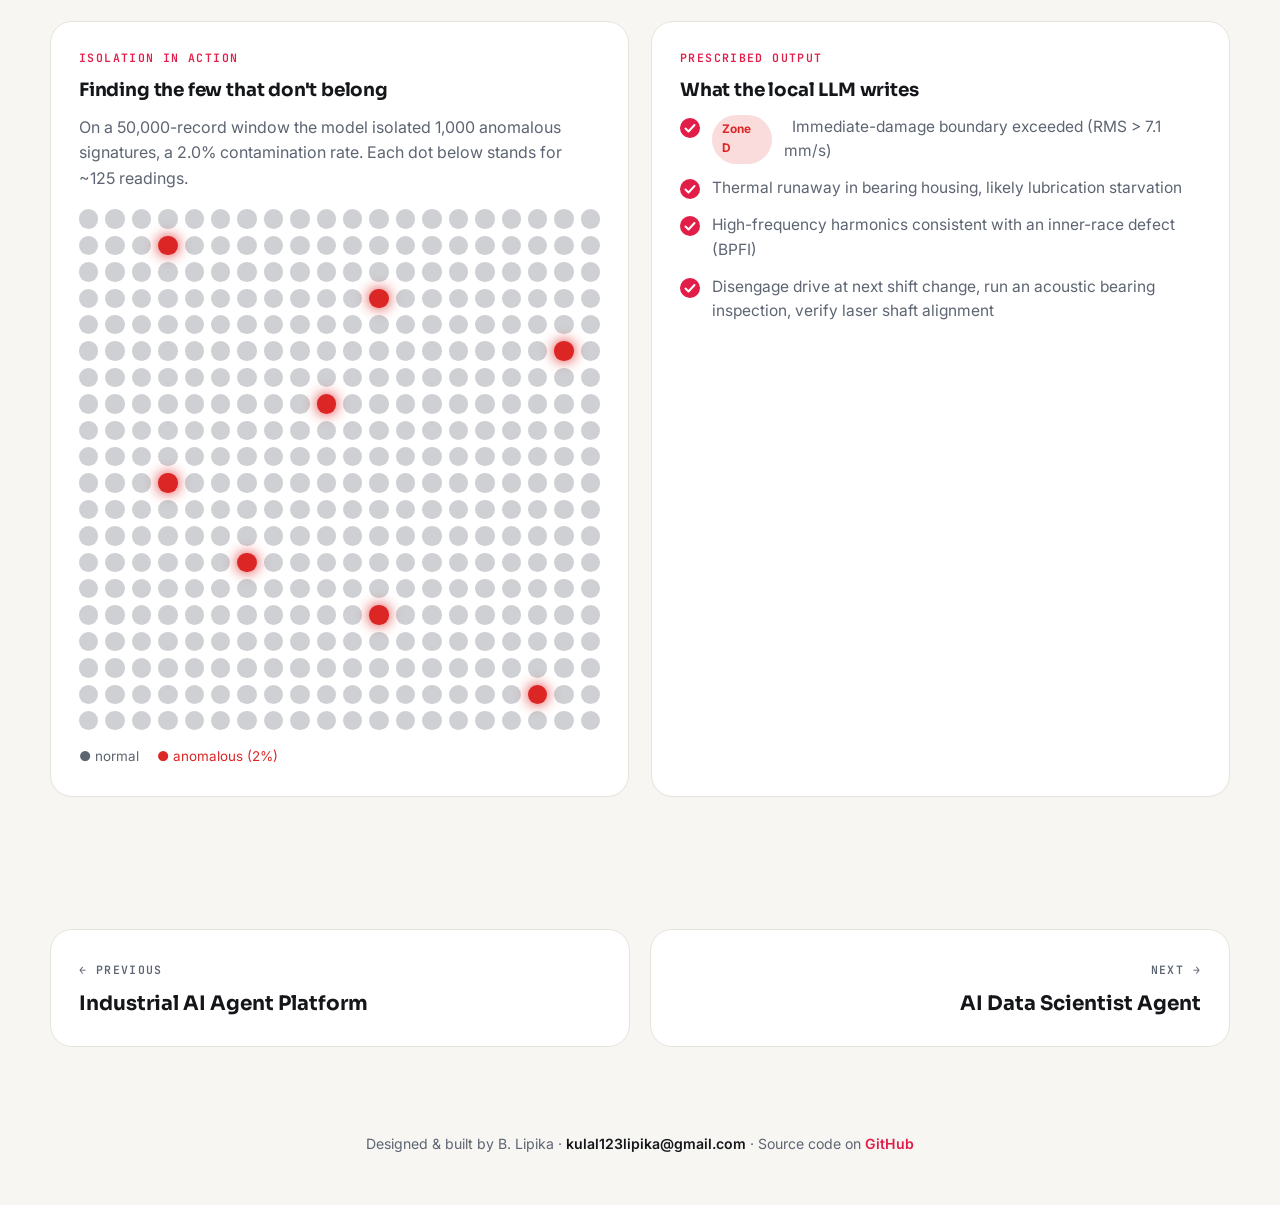
<file: projects/vibration-anomaly.html>
<!DOCTYPE html>
<html lang="en">
<head>
<meta charset="utf-8">
<meta name="viewport" content="width=device-width,initial-scale=1">
<title>Vibration Anomaly Detection · B. Lipika</title>
<meta name="description" content="Predictive maintenance on 2.3M+ vibration records using Isolation Forest, with a local LLM that writes the maintenance plan. Includes a live interactive dashboard.">
<link rel="preconnect" href="https://fonts.googleapis.com"><link rel="preconnect" href="https://fonts.gstatic.com" crossorigin>
<link href="https://fonts.googleapis.com/css2?family=Inter:wght@400;500;600&family=JetBrains+Mono:wght@500;600&family=Sora:wght@600;700&display=swap" rel="stylesheet">
<link rel="stylesheet" href="../assets/css/style.css">
</head>
<body data-root="../" data-accent="#e11d48">
<div id="site-nav"></div>

<header class="p-hero">
  <div class="wrap">
    <a class="back" href="../index.html#work">← All projects</a><br>
    <span class="kicker">Predictive maintenance · Anomaly detection</span>
    <h1 class="reveal">Catching a failing pump <span class="grad">before it fails.</span></h1>
    <p class="tagline reveal" style="--d:.08s">Rotating machinery produces millions of vibration readings, but teams struggle to tell a harmless load shift from early bearing damage. This pipeline finds the anomalies and explains them in plain maintenance language.</p>
    <div class="tags reveal" style="--d:.12s"><span class="tag">Python</span><span class="tag">Scikit-learn</span><span class="tag">Isolation Forest</span><span class="tag">Apache Parquet</span><span class="tag">Ollama</span><span class="tag">Chart.js</span></div>
    <div class="cta reveal" style="--d:.16s">
      <a class="btn accent" href="#live">Open the live dashboard</a>
      <a class="btn ghost" target="_blank" rel="noopener" href="https://colab.research.google.com/github/B-LIPIKA/Industrial-Vibration-Anomaly-Detection/blob/main/demo_notebook.ipynb">Run in Colab</a>
      <a class="btn ghost" target="_blank" rel="noopener" href="https://github.com/B-LIPIKA/Industrial-Vibration-Anomaly-Detection">View code on GitHub</a>
    </div>
    <div class="metrics">
      <div class="metric reveal"><b data-count="2.3" data-dec="1" data-suf="M+">0</b><span>sensor records ingested via Parquet chunks</span></div>
      <div class="metric reveal" style="--d:.06s"><b data-count="4.48" data-dec="2" data-suf="×">0</b><span>vibration RMS spike detected (2.1 → 9.4 mm/s)</span></div>
      <div class="metric reveal" style="--d:.12s"><b data-count="100">0</b><span>trees in the Isolation Forest ensemble</span></div>
      <div class="metric reveal" style="--d:.18s"><b>Zone D</b><span>ISO 10816-3 danger level identified</span></div>
    </div>
  </div>
</header>

<!-- toggle regime -->
<section class="sec">
  <div class="wrap">
    <div class="sec-head reveal"><span class="kicker">What an anomaly looks like</span><h2>Normal vs. failing, side by side</h2>
      <p>Switch regimes to see how the vibration signature changes in the project's benchmark.</p></div>
    <div class="panel reveal">
      <div style="display:flex;justify-content:space-between;align-items:center;flex-wrap:wrap;gap:14px;margin-bottom:18px">
        <div class="seg" id="reg"><button class="on" data-r="n">Baseline normal</button><button data-r="a">Detected anomaly</button></div>
        <span class="badge" id="zone">ISO Zone A · newly commissioned</span>
      </div>
      <canvas class="cv" id="wave"></canvas>
      <p class="note">ⓘ Schematic waveform scaled to the measured RMS and dominant frequency from the benchmark table (not raw sensor data).</p>
      <div class="tiles" style="margin-top:20px">
        <div class="tile"><b id="v-rms">2.10</b><span>Vibration RMS (mm/s)</span></div>
        <div class="tile"><b id="v-temp">54.0</b><span>Bearing temp (°C)</span></div>
        <div class="tile"><b id="v-freq">29.5</b><span>Dominant frequency (Hz)</span></div>
        <div class="tile"><b id="v-note" style="font-size:1.15rem;line-height:1.5">1X motor RPM</b><span>Signature</span></div>
      </div>
    </div>
  </div>
</section>

<!-- live demo -->
<section class="sec" id="live">
  <div class="wrap">
    <div class="sec-head reveal"><span class="kicker">Live demo</span><h2>Try the interactive dashboard</h2>
      <p>A real-time telemetry dashboard with multi-axis waveforms, an ISO 10816 threshold visualiser and simulated fault injection. It is running right here.</p></div>
    <div class="frame reveal">
      <div class="chrome"><div class="dots"><i></i><i></i><i></i></div><div class="url">b-lipika.github.io/Industrial-Vibration-Anomaly-Detection</div>
        <a class="badge acc" target="_blank" rel="noopener" href="https://b-lipika.github.io/Industrial-Vibration-Anomaly-Detection/">Open full ↗</a></div>
      <iframe id="demo" title="Live vibration dashboard" data-src="https://b-lipika.github.io/Industrial-Vibration-Anomaly-Detection/" loading="lazy"></iframe>
    </div>
  </div>
</section>

<!-- pipeline -->
<section class="sec">
  <div class="wrap">
    <div class="sec-head reveal"><span class="kicker">How it works</span><h2>From raw telemetry to a maintenance plan</h2></div>
    <div class="panel stepper reveal" id="stepper"><div class="steps"></div><div class="step-detail"></div></div>
  </div>
</section>

<!-- dot grid -->
<section class="sec">
  <div class="wrap two">
    <div class="panel reveal"><span class="lbl">Isolation in action</span><h3>Finding the few that don't belong</h3>
      <p style="margin-bottom:18px">On a 50,000-record window the model isolated 1,000 anomalous signatures, a 2.0% contamination rate. Each dot below stands for ~125 readings.</p>
      <div class="dotgrid" id="dots"></div>
      <div class="chips" style="margin-top:16px;font-size:.84rem;gap:18px"><span style="color:var(--muted)">● normal</span><span style="color:var(--red)">● anomalous (2%)</span></div></div>
    <div class="panel reveal" style="--d:.08s"><span class="lbl">Prescribed output</span><h3>What the local LLM writes</h3>
      <ul class="ticks"><li><span class="badge red">Zone D</span>&nbsp; Immediate-damage boundary exceeded (RMS &gt; 7.1 mm/s)</li><li>Thermal runaway in bearing housing, likely lubrication starvation</li><li>High-frequency harmonics consistent with an inner-race defect (BPFI)</li><li>Disengage drive at next shift change, run an acoustic bearing inspection, verify laser shaft alignment</li></ul></div>
  </div>
</section>

<section class="sec">
  <div class="wrap pn-nav">
    <a class="prev" href="agent-platform.html"><small>← Previous</small><b>Industrial AI Agent Platform</b></a>
    <a class="next" href="data-scientist-agent.html"><small>Next →</small><b>AI Data Scientist Agent</b></a>
  </div>
</section>
<footer id="site-footer"></footer>

<script src="../assets/js/main.js"></script>
<script src="../assets/js/widgets.js"></script>
<script>
(function(){
  /* lazy-load iframe */
  var fr=document.getElementById('demo');Widgets.onceVisible(fr,function(){fr.src=fr.dataset.src});

  /* pipeline */
  Widgets.stepper(document.getElementById('stepper'),[
   {t:'Multi-axis telemetry',d:'High-frequency acceleration (X/Y/Z), RMS velocity, frequency and temperature from rotating machinery.'},
   {t:'Chunked Parquet ingest',d:'2.3M+ records stream through Apache Parquet chunks, so memory stays flat as data grows.'},
   {t:'Data-quality audit',d:'Null checks, duplicate removal and range validation before any model sees the data.'},
   {t:'RobustScaler',d:'Scales features using medians and IQR so extreme spikes do not distort normal behaviour.'},
   {t:'Isolation Forest',d:'100 estimators with tuned contamination isolate outliers by how quickly they separate from the rest.'},
   {t:'Signature extraction',d:'Compares baseline vs. anomaly regimes: RMS multipliers, temperature shifts and dominant harmonics.'},
   {t:'Local-LLM diagnosis',d:'An Ollama model reads those numbers against ISO 10816-3 and writes prescriptive maintenance actions.'}],2800);

  /* dot grid */
  var dg=document.getElementById('dots'),hot={};[23,71,118,149,203,266,311,377].forEach(function(i){hot[i]=1});
  for(var i=0;i<400;i++){var d=document.createElement('i');d.style.setProperty('--d',(i%20*.015+Math.floor(i/20)*.02)+'s');if(hot[i])d.className='hot';dg.appendChild(d)}
  Widgets.onceVisible(dg,function(){dg.classList.add('in')});

  /* waveform */
  var cv=document.getElementById('wave'),S={n:{rms:2.10,f:29.5,temp:54.0,note:'1X motor RPM',zone:'ISO Zone A · newly commissioned',cls:''},
                                          a:{rms:9.42,f:62.0,temp:78.5,note:'Harmonic sidebands',zone:'ISO Zone D · danger / shutdown',cls:'red'}};
  var cur={rms:2.1,f:29.5,temp:54},tgt=S.n,phase=0,visible=false,key='n';
  new IntersectionObserver(function(e){visible=e[0].isIntersecting;if(visible)loop()},{threshold:.1}).observe(cv);
  var running=false;
  function loop(){if(running)return;running=true;(function f(){if(!visible){running=false;return}draw();requestAnimationFrame(f)})()}
  function draw(){
    var c=Widgets.canvas(cv,Math.min(300,Math.max(220,cv.clientWidth*.3))),x=c.ctx,W=c.w,H=c.h;
    cur.rms+=(tgt.rms-cur.rms)*.07;cur.f+=(tgt.f-cur.f)*.07;cur.temp+=(tgt.temp-cur.temp)*.07;phase+=.04;
    var red=Widgets.css('--red'),grn=Widgets.css('--green'),line=Widgets.css('--line'),mut=Widgets.css('--muted'),amb=Widgets.css('--amber');
    var scale=(H/2-16)/12,mid=H/2;
    x.clearRect(0,0,W,H);x.strokeStyle=line;x.lineWidth=1;x.beginPath();x.moveTo(0,mid);x.lineTo(W,mid);x.stroke();
    [7.1,-7.1].forEach(function(v){x.beginPath();x.setLineDash([6,6]);x.strokeStyle=amb;x.globalAlpha=.7;x.moveTo(0,mid-v*scale);x.lineTo(W,mid-v*scale);x.stroke();x.setLineDash([]);x.globalAlpha=1});
    x.fillStyle=amb;x.font='600 10px JetBrains Mono, monospace';x.fillText('ZONE D LIMIT · 7.1 mm/s',8,mid-7.1*scale-6);
    var t=(cur.rms-2.1)/(9.42-2.1),col=t>.5?red:grn;
    x.beginPath();x.lineWidth=2.4;x.strokeStyle=col;x.lineJoin='round';
    var cyc=cur.f/29.5*4;
    for(var px=0;px<=W;px+=2){var u=px/W,y=Math.sin(u*Math.PI*2*cyc-phase*cyc)*cur.rms+Math.sin(u*Math.PI*2*cyc*2.1-phase*3)*cur.rms*.18*(1+t*2)+(Math.sin(px*12.9898)*.5)*(.3+t*1.2);
      px===0?x.moveTo(px,mid-y*scale):x.lineTo(px,mid-y*scale)}
    x.stroke();
    document.getElementById('v-rms').textContent=cur.rms.toFixed(2);
    document.getElementById('v-temp').textContent=cur.temp.toFixed(1);
    document.getElementById('v-freq').textContent=cur.f.toFixed(1);
  }
  document.getElementById('reg').addEventListener('click',function(e){var b=e.target.closest('button');if(!b)return;
    this.querySelectorAll('button').forEach(function(x){x.classList.remove('on')});b.classList.add('on');
    tgt=S[b.dataset.r];var z=document.getElementById('zone');z.textContent=tgt.zone;z.className='badge '+tgt.cls;
    document.getElementById('v-note').textContent=tgt.note});
})();
</script>
</body>
</html>
</file>
<file: assets/css/style.css>
/* ============================================================
   B. Lipika — Portfolio
   Design tokens, layout, components, animations
   ============================================================ */
:root{
  --bg:#f7f6f2; --bg2:#efede7; --surface:#ffffff; --text:#14161a; --muted:#5d6572; --line:#e6e3db;
  --accent:#4f46e5; --accent-soft:rgba(79,70,229,.1); --teal:#0d9488; --red:#dc2626; --amber:#d97706; --green:#16a34a;
  --radius:22px; --shadow:0 1px 2px rgba(20,22,26,.04),0 14px 36px -14px rgba(20,22,26,.16);
  --font:'Inter',system-ui,-apple-system,Segoe UI,sans-serif; --display:'Sora','Inter',system-ui,sans-serif;
  --mono:'JetBrains Mono',ui-monospace,SFMono-Regular,Menlo,monospace;
  --ease:cubic-bezier(.22,1,.36,1);
  --pa:var(--accent);
}
[data-theme="dark"]{
  --bg:#0a0c11; --bg2:#0f1218; --surface:#11141b; --text:#eceff5; --muted:#98a1b0; --line:#212735;
  --accent:#8b8cf8; --accent-soft:rgba(139,140,248,.14); --teal:#2dd4bf; --red:#f87171; --amber:#fbbf24; --green:#4ade80;
  --shadow:0 1px 2px rgba(0,0,0,.4),0 20px 44px -18px rgba(0,0,0,.65);
}
*{box-sizing:border-box;margin:0;padding:0}
html{scroll-behavior:smooth;-webkit-text-size-adjust:100%}
body{font-family:var(--font);background:var(--bg);color:var(--text);line-height:1.6;font-size:16px;
  -webkit-font-smoothing:antialiased;overflow-x:hidden;transition:background .4s var(--ease),color .4s var(--ease);
  animation:pageIn .7s var(--ease) both}
body.leaving{opacity:0;transform:translateY(8px);transition:opacity .28s ease,transform .28s ease}
@keyframes pageIn{from{opacity:0;transform:translateY(10px)}to{opacity:1;transform:none}}
a{color:inherit;text-decoration:none}
button{font:inherit;color:inherit;cursor:pointer;border:0;background:none}
img{max-width:100%;display:block}
::selection{background:var(--accent);color:#fff}
.wrap{width:min(1180px,100% - 48px);margin-inline:auto}
.mono{font-family:var(--mono)}

/* progress + cursor glow */
.progress{position:fixed;top:0;left:0;height:3px;width:100%;transform-origin:left;transform:scaleX(0);
  background:linear-gradient(90deg,var(--pa),var(--teal));z-index:100}
.glow{position:fixed;width:420px;height:420px;border-radius:50%;pointer-events:none;z-index:0;left:0;top:0;
  background:radial-gradient(circle,var(--accent-soft),transparent 70%);transform:translate(-50%,-50%);opacity:.9;
  transition:opacity .4s}

/* nav */
.nav{position:fixed;top:0;left:0;right:0;z-index:90;transition:all .35s var(--ease)}
.nav .wrap{display:flex;align-items:center;justify-content:space-between;height:72px}
.nav.scrolled{background:color-mix(in srgb,var(--bg) 78%,transparent);backdrop-filter:blur(16px) saturate(1.4);
  border-bottom:1px solid var(--line)}
.logo{font-family:var(--display);font-weight:700;font-size:1.15rem;display:flex;align-items:center;gap:10px;letter-spacing:-.02em}
.logo i{width:30px;height:30px;border-radius:10px;background:linear-gradient(135deg,var(--accent),var(--teal));
  display:grid;place-items:center;color:#fff;font-style:normal;font-size:.9rem;font-weight:700}
.links{display:flex;align-items:center;gap:6px}
.links a{padding:8px 14px;border-radius:99px;font-size:.92rem;color:var(--muted);transition:.25s}
.links a:hover{color:var(--text);background:var(--accent-soft)}
.icon-btn{width:40px;height:40px;border-radius:50%;display:grid;place-items:center;border:1px solid var(--line);
  background:var(--surface);color:var(--text);cursor:pointer;transition:border-color .25s var(--ease),background .25s var(--ease);transform:none!important;-webkit-tap-highlight-color:transparent}
.icon-btn:hover,.icon-btn:focus{border-color:var(--accent);transform:none!important}
.icon-btn:active{transform:scale(.95)!important}
.menu-btn{display:none;transform:none!important}
.menu-btn:hover,.menu-btn:focus,.menu-btn:active{transform:none!important;border-color:var(--accent)}
.menu-btn.open{border-color:var(--accent);background:var(--accent-soft);transform:none!important}
.menu-btn svg{display:block;transform:none!important;transition:none}


/* buttons */
.btn{display:inline-flex;align-items:center;gap:10px;padding:13px 22px;border-radius:99px;font-weight:600;font-size:.95rem;
  transition:transform .3s var(--ease),box-shadow .3s,background .3s;border:1px solid transparent;position:relative;overflow:hidden}
.btn.primary{background:var(--text);color:var(--bg)}
.btn.primary:hover{transform:translateY(-3px);box-shadow:0 14px 28px -10px color-mix(in srgb,var(--text) 50%,transparent)}
.btn.ghost{border-color:var(--line);background:var(--surface)}
.btn.ghost:hover{transform:translateY(-3px);border-color:var(--pa);box-shadow:var(--shadow)}
.btn.accent{background:var(--pa);color:#fff}
.btn.accent:hover{transform:translateY(-3px);box-shadow:0 14px 28px -10px var(--pa)}
.btn svg{width:18px;height:18px;transition:transform .3s var(--ease)}
.btn:hover svg.arrow{transform:translateX(4px)}

/* ---------------- hero ---------------- */
.hero{position:relative;padding:150px 0 90px;overflow:hidden}
.blob{position:absolute;border-radius:50%;filter:blur(70px);opacity:.5;z-index:0;animation:float 14s ease-in-out infinite}
.blob.b1{width:420px;height:420px;background:var(--accent);top:-120px;right:-80px;opacity:.28}
.blob.b2{width:360px;height:360px;background:var(--teal);bottom:-140px;left:-100px;opacity:.22;animation-delay:-5s}
@keyframes float{0%,100%{transform:translate(0,0) scale(1)}50%{transform:translate(30px,-40px) scale(1.08)}}
.hero-grid{position:relative;z-index:1;display:grid;grid-template-columns:1.25fr .75fr;gap:56px;align-items:center}
.eyebrow{display:inline-flex;align-items:center;gap:10px;padding:7px 14px;border:1px solid var(--line);border-radius:99px;
  background:var(--surface);font-size:.85rem;color:var(--muted);margin-bottom:26px}
.eyebrow .dot{width:8px;height:8px;border-radius:50%;background:var(--green);box-shadow:0 0 0 0 var(--green);animation:ping 2s infinite}
@keyframes ping{70%{box-shadow:0 0 0 9px transparent}100%{box-shadow:0 0 0 0 transparent}}
h1.display{font-family:var(--display);font-size:clamp(2.5rem,6vw,4.6rem);line-height:1.05;letter-spacing:-.04em;font-weight:700}
.grad{background:linear-gradient(100deg,var(--accent),var(--teal));-webkit-background-clip:text;background-clip:text;color:transparent}
.rotator{display:inline-block;position:relative;min-width:1ch}
.rotator span{display:inline-block;animation:wordIn .6s var(--ease) both;background:linear-gradient(100deg,var(--accent),var(--teal));-webkit-background-clip:text;background-clip:text;color:transparent;padding-bottom:.08em}
@keyframes wordIn{from{opacity:0;transform:translateY(60%) rotateX(-50deg)}to{opacity:1;transform:none}}
.lead{font-size:1.15rem;color:var(--muted);max-width:56ch;margin:26px 0 34px}
.cta{display:flex;gap:14px;flex-wrap:wrap}
.hero-stats{display:grid;grid-template-columns:repeat(4,1fr);gap:14px;margin-top:56px;position:relative;z-index:1}
.stat{padding:20px;border:1px solid var(--line);background:var(--surface);border-radius:18px;transition:.4s var(--ease)}
.stat:hover{transform:translateY(-5px);box-shadow:var(--shadow)}
.stat b{display:block;font-family:var(--display);font-size:1.9rem;letter-spacing:-.03em;line-height:1.1}
.stat span{font-size:.82rem;color:var(--muted)}
.portrait{position:relative;aspect-ratio:1;max-width:380px;margin-inline:auto;width:100%}
.portrait .ring{position:absolute;inset:-14px;border-radius:50%;border:1.5px dashed var(--line);animation:spin 40s linear infinite}
.portrait .ring.r2{inset:-34px;animation-direction:reverse;animation-duration:60s;opacity:.6}
@keyframes spin{to{transform:rotate(360deg)}}
.portrait .pic{position:absolute;inset:0;border-radius:50%;overflow:hidden;background:linear-gradient(135deg,var(--accent),var(--teal));
  box-shadow:var(--shadow);display:grid;place-items:center;color:#fff;font:700 4rem var(--display)}
.portrait img{width:100%;height:100%;object-fit:cover;object-position:center 15%;position:absolute;inset:0}
.chip-float{position:absolute;padding:9px 14px;border-radius:14px;background:var(--surface);border:1px solid var(--line);
  box-shadow:var(--shadow);font-size:.82rem;font-weight:600;display:flex;align-items:center;gap:8px;animation:bob 6s ease-in-out infinite;white-space:nowrap}
.chip-float.c1{top:6%;left:-14%}.chip-float.c2{bottom:14%;right:-12%;animation-delay:-2s}.chip-float.c3{bottom:-4%;left:6%;animation-delay:-4s}
@keyframes bob{50%{transform:translateY(-10px)}}

/* ---------------- sections ---------------- */
.section{padding:90px 0;position:relative;z-index:1}
.sec-title{margin-bottom:44px;max-width:680px}
.kicker{font:600 .78rem var(--mono);letter-spacing:.14em;text-transform:uppercase;color:var(--pa)}
.sec-title h2,.sec-head h2{font-family:var(--display);font-size:clamp(1.8rem,3.6vw,2.7rem);letter-spacing:-.03em;line-height:1.12;margin:10px 0 12px}
.sec-title p,.sec-head p{color:var(--muted);font-size:1.05rem}

/* project cards */
.cards{display:grid;grid-template-columns:repeat(12,1fr);gap:24px}
.card{grid-column:span 6;position:relative;border:1px solid var(--line);background:var(--surface);border-radius:var(--radius);
  overflow:hidden;display:flex;flex-direction:column;transition:transform .5s var(--ease),box-shadow .5s,border-color .4s;
  transform-style:preserve-3d;will-change:transform}
.card.sm{grid-column:span 4}
.card:hover{box-shadow:var(--shadow);border-color:color-mix(in srgb,var(--pa) 45%,var(--line))}
.card .thumb{position:relative;aspect-ratio:16/8.2;overflow:hidden;
  background:radial-gradient(120% 120% at 20% 0%,color-mix(in srgb,var(--pa) 22%,transparent),transparent 60%),var(--bg2)}
.card.sm .thumb{aspect-ratio:16/9}
.card .thumb svg{width:100%;height:100%;transition:transform .8s var(--ease)}
.card:hover .thumb svg{transform:scale(1.06)}
.card .body{padding:24px 26px 26px;display:flex;flex-direction:column;gap:12px;flex:1}
.card .cat{font:600 .72rem var(--mono);letter-spacing:.12em;text-transform:uppercase;color:var(--pa)}
.card h3{font-family:var(--display);font-size:1.35rem;letter-spacing:-.02em;line-height:1.2}
.card p{color:var(--muted);font-size:.95rem}
.card .res{display:flex;gap:18px;flex-wrap:wrap;margin-top:2px}
.card .res div b{display:block;font-family:var(--display);font-size:1.25rem;color:var(--text)}
.card .res div span{font-size:.75rem;color:var(--muted)}
.tags{display:flex;gap:7px;flex-wrap:wrap}
.tag{padding:4px 11px;border-radius:99px;background:var(--bg2);font-size:.76rem;color:var(--muted);border:1px solid var(--line)}
.card .go{margin-top:auto;display:flex;align-items:center;justify-content:space-between;font-weight:600;font-size:.92rem;padding-top:6px}
.card .go i{width:38px;height:38px;border-radius:50%;display:grid;place-items:center;background:var(--pa);color:#fff;font-style:normal;
  transition:transform .4s var(--ease)}
.card:hover .go i{transform:translateX(6px) rotate(-45deg)}
.card::after{content:"";position:absolute;inset:0;border-radius:inherit;pointer-events:none;opacity:0;transition:opacity .4s;
  background:radial-gradient(500px circle at var(--mx,50%) var(--my,0%),color-mix(in srgb,var(--pa) 14%,transparent),transparent 45%)}
.card:hover::after{opacity:1}

/* thumb animations */
.th-grow{transform-box:fill-box;transform-origin:bottom;animation:grow 1.2s var(--ease) both;animation-delay:var(--d,0s)}
@keyframes grow{from{transform:scaleY(0)}to{transform:scaleY(1)}}
.th-draw{stroke-dasharray:var(--len,900);stroke-dashoffset:var(--len,900);animation:draw 3.4s ease-in-out infinite}
@keyframes draw{0%{stroke-dashoffset:var(--len,900)}55%,85%{stroke-dashoffset:0}100%{stroke-dashoffset:calc(var(--len,900) * -1)}}
.th-pulse{animation:pulse 2.4s ease-in-out infinite;animation-delay:var(--d,0s)}
@keyframes pulse{0%,100%{opacity:.25}50%{opacity:1}}

/* more builds */
.mini-grid{display:grid;grid-template-columns:repeat(auto-fill,minmax(230px,1fr));gap:16px}
.mini{padding:22px;border:1px solid var(--line);border-radius:18px;background:var(--surface);transition:.4s var(--ease);display:flex;flex-direction:column;gap:8px}
.mini:hover{transform:translateY(-6px);border-color:var(--accent);box-shadow:var(--shadow)}
.mini .em{font-size:1.6rem}
.mini h4{font-family:var(--display);font-size:1.05rem}
.mini p{font-size:.88rem;color:var(--muted)}

/* about */
.about-grid{display:grid;grid-template-columns:1fr 1fr;gap:40px}
.timeline{display:flex;flex-direction:column;gap:0;border-left:2px solid var(--line);margin-left:8px}
.tl{position:relative;padding:0 0 30px 28px}
.tl::before{content:"";position:absolute;left:-8px;top:6px;width:14px;height:14px;border-radius:50%;background:var(--bg);border:3px solid var(--accent)}
.tl small{font:600 .74rem var(--mono);color:var(--accent);letter-spacing:.08em;text-transform:uppercase}
.tl h4{font-family:var(--display);font-size:1.1rem;margin:4px 0}
.tl p{color:var(--muted);font-size:.94rem}
.badge-ieee{display:inline-flex;align-items:center;gap:6px;padding:3px 9px;border-radius:6px;background:color-mix(in srgb,#0284c7 15%,transparent);color:#0284c7;font:700 .7rem var(--mono);letter-spacing:.06em;text-transform:uppercase;margin-bottom:6px}
[data-theme="dark"] .badge-ieee{background:color-mix(in srgb,#38bdf8 20%,transparent);color:#38bdf8}
.tl-link{display:inline-flex;align-items:center;gap:8px;margin-top:10px;padding:8px 14px;border-radius:10px;font-size:.84rem;font-weight:600;color:var(--text);background:var(--surface);border:1px solid var(--line);text-decoration:none;transition:all .3s var(--ease)}
.tl-link svg{width:14px;height:14px;color:var(--accent);transition:transform .3s var(--ease);flex-shrink:0}
.tl-link:hover{border-color:var(--accent);background:var(--accent-soft);color:var(--accent);transform:translateY(-2px);box-shadow:0 8px 16px -6px color-mix(in srgb,var(--accent) 30%,transparent)}
.tl-link:hover svg.arrow{transform:translateX(3px)}
.tl-link:hover svg.ext{transform:translate(2px,-2px)}
.skill-block{margin-bottom:22px}
.skill-block h5{font:600 .78rem var(--mono);letter-spacing:.12em;text-transform:uppercase;color:var(--muted);margin-bottom:10px}
.chips{display:flex;flex-wrap:wrap;gap:8px}
.chip{padding:8px 15px;border-radius:12px;background:var(--surface);border:1px solid var(--line);font-size:.88rem;font-weight:500;transition:.3s var(--ease)}
.chip:hover{transform:translateY(-3px);border-color:var(--accent);color:var(--accent)}

/* contact */
.contact{text-align:center;padding:110px 0}
.contact-card{padding:64px 30px;border-radius:32px;border:1px solid var(--line);position:relative;overflow:hidden;
  background:radial-gradient(90% 120% at 50% 0%,var(--accent-soft),transparent 70%),var(--surface)}
.contact h2{font-family:var(--display);font-size:clamp(2rem,4.5vw,3.4rem);letter-spacing:-.035em;line-height:1.1;margin-bottom:16px}
.contact p{color:var(--muted);max-width:50ch;margin:0 auto 24px}
.email-display{display:inline-flex;align-items:center;gap:12px;padding:8px 10px 8px 18px;border-radius:99px;background:var(--surface);border:1px solid var(--line);box-shadow:var(--shadow);margin-bottom:28px;max-width:100%;font-family:var(--mono);font-size:.92rem;color:var(--text);transition:.3s var(--ease)}
.email-display:hover{border-color:var(--accent)}
.email-icon{display:inline-flex;align-items:center;color:var(--accent)}
.email-text{font-weight:600;letter-spacing:-.01em;user-select:all}
.copy-email-btn{display:inline-flex;align-items:center;gap:6px;padding:7px 14px;border-radius:99px;border:1px solid var(--line);background:var(--bg);color:var(--text);font-size:.82rem;font-weight:600;font-family:inherit;cursor:pointer;transition:all .25s var(--ease)}
.copy-email-btn:hover{background:var(--accent-soft);color:var(--accent);border-color:var(--accent);transform:scale(1.04)}
.copy-email-btn.copied{background:var(--green);color:#fff;border-color:var(--green)}
.contact .cta{justify-content:center}
.contact-form{max-width:540px;margin:24px auto 30px;text-align:left;display:flex;flex-direction:column;gap:16px;width:100%}
.form-row{display:grid;grid-template-columns:1fr 1fr;gap:14px}
@media(max-width:560px){.form-row{grid-template-columns:1fr}}
.form-group{display:flex;flex-direction:column;gap:6px}
.form-group label{font-family:var(--mono);font-size:.76rem;font-weight:600;text-transform:uppercase;letter-spacing:.08em;color:var(--muted)}
.form-group input,.form-group textarea{width:100%;padding:12px 16px;border-radius:14px;border:1px solid var(--line);background:var(--surface);color:var(--text);font-family:inherit;font-size:.95rem;transition:border-color .3s,box-shadow .3s,background .3s;outline:none;box-sizing:border-box}
.form-group input:focus,.form-group textarea:focus{border-color:var(--accent);box-shadow:0 0 0 3px var(--accent-soft);background:var(--bg)}
.form-group textarea{resize:vertical;min-height:110px}
.submit-btn{align-self:center;cursor:pointer;margin-top:6px;border:none}
.submit-btn:disabled{opacity:.6;cursor:not-allowed;transform:none!important}
.form-status{text-align:center;font-size:.88rem;font-weight:500;min-height:22px;transition:all .3s var(--ease);line-height:1.5}
.form-status.success{color:var(--green,#10b981)}
.form-status.error{color:#ef4444}
.form-status.info{color:var(--pa,var(--accent))}
.contact-socials{margin-top:10px;padding-top:24px;border-top:1px solid var(--line);display:flex;gap:12px;justify-content:center;flex-wrap:wrap}
footer{padding:30px 0 50px;color:var(--muted);font-size:.88rem;text-align:center;position:relative;z-index:1}

/* reveal */
.reveal{opacity:0;transform:translateY(34px);transition:opacity .9s var(--ease),transform .9s var(--ease);transition-delay:var(--d,0s)}
.reveal.in{opacity:1;transform:none}

/* ---------------- project page ---------------- */
.p-hero{position:relative;padding:130px 0 40px;overflow:hidden}
.p-hero::before{content:"";position:absolute;inset:0;z-index:0;
  background:radial-gradient(70% 90% at 85% 0%,color-mix(in srgb,var(--pa) 20%,transparent),transparent 65%),
  radial-gradient(50% 70% at 0% 100%,color-mix(in srgb,var(--pa) 10%,transparent),transparent 70%)}
.p-hero .wrap{position:relative;z-index:1}
.back{display:inline-flex;align-items:center;gap:8px;color:var(--muted);font-size:.92rem;margin-bottom:28px;transition:.3s}
.back:hover{color:var(--pa);transform:translateX(-4px)}
.p-hero h1{font-family:var(--display);font-size:clamp(2.2rem,5.4vw,4rem);letter-spacing:-.04em;line-height:1.06;max-width:18ch;margin:12px 0 20px}
.p-hero .tagline{font-size:1.18rem;color:var(--muted);max-width:62ch;margin-bottom:26px}
.p-hero .cta{margin-top:28px}
.metrics{display:grid;grid-template-columns:repeat(auto-fit,minmax(210px,1fr));gap:16px;margin:44px 0 12px}
.metric{padding:24px;border-radius:20px;background:var(--surface);border:1px solid var(--line);position:relative;overflow:hidden;transition:.4s var(--ease)}
.metric:hover{transform:translateY(-5px);box-shadow:var(--shadow)}
.metric::before{content:"";position:absolute;left:0;top:0;height:3px;width:100%;background:linear-gradient(90deg,var(--pa),transparent)}
.metric b{display:block;font-family:var(--display);font-size:2.3rem;letter-spacing:-.04em;line-height:1.1;color:var(--pa)}
.metric span{font-size:.86rem;color:var(--muted)}
.note{font-size:.82rem;color:var(--muted);display:flex;gap:8px;align-items:flex-start;margin-top:14px;max-width:80ch}
.sec{padding:56px 0;position:relative;z-index:1}
.sec-head{margin-bottom:30px;max-width:700px}
.sec-head h2{font-size:clamp(1.55rem,3vw,2.2rem)}
.panel{background:var(--surface);border:1px solid var(--line);border-radius:var(--radius);padding:28px;box-shadow:0 1px 2px rgba(0,0,0,.02)}
.two{display:grid;grid-template-columns:1fr 1fr;gap:22px}
.three{display:grid;grid-template-columns:repeat(3,1fr);gap:18px}
.panel h3{font-family:var(--display);font-size:1.15rem;margin-bottom:10px;letter-spacing:-.01em}
.panel p{color:var(--muted)}
.panel .lbl{font:600 .72rem var(--mono);letter-spacing:.12em;text-transform:uppercase;color:var(--pa);display:block;margin-bottom:10px}
ul.ticks{list-style:none;display:flex;flex-direction:column;gap:12px;margin-top:6px}
ul.ticks li{display:flex;gap:12px;color:var(--muted);font-size:.97rem}
ul.ticks li::before{content:"";flex:none;width:20px;height:20px;border-radius:50%;margin-top:3px;
  background:var(--pa) url("data:image/svg+xml,%3Csvg xmlns='http://www.w3.org/2000/svg' viewBox='0 0 20 20'%3E%3Cpath d='M5.5 10.5l3 3 6-6.5' fill='none' stroke='white' stroke-width='2' stroke-linecap='round' stroke-linejoin='round'/%3E%3C/svg%3E") center/contain}

/* segmented control */
.seg{display:inline-flex;padding:5px;border-radius:99px;background:var(--bg2);border:1px solid var(--line);gap:2px;flex-wrap:wrap}
.seg button{padding:8px 18px;border-radius:99px;font-size:.88rem;font-weight:600;color:var(--muted);transition:.3s var(--ease)}
.seg button.on{background:var(--pa);color:#fff;box-shadow:0 6px 14px -6px var(--pa)}

/* bars */
.bars{display:flex;flex-direction:column;gap:18px;margin-top:26px}
.bar-row .top{display:flex;justify-content:space-between;gap:10px;font-size:.92rem;margin-bottom:8px;flex-wrap:wrap}
.bar-row .top b{font-weight:600}
.bar-row .top .val{font-family:var(--mono);font-weight:600}
.bar-track{height:18px;border-radius:99px;background:var(--bg2);overflow:hidden;position:relative}
.bar-fill{height:100%;width:0;border-radius:99px;background:color-mix(in srgb,var(--muted) 45%,transparent);transition:width 1.2s var(--ease)}
.bar-row.best .bar-fill{background:linear-gradient(90deg,var(--pa),color-mix(in srgb,var(--pa) 55%,var(--teal)))}
.badge{display:inline-flex;align-items:center;gap:6px;padding:3px 10px;border-radius:99px;font-size:.74rem;font-weight:700;
  background:color-mix(in srgb,var(--green) 16%,transparent);color:var(--green)}
.badge.red{background:color-mix(in srgb,var(--red) 16%,transparent);color:var(--red)}
.badge.amber{background:color-mix(in srgb,var(--amber) 18%,transparent);color:var(--amber)}
.badge.acc{background:var(--accent-soft);color:var(--pa)}
.callout{margin-top:22px;padding:16px 20px;border-radius:16px;background:color-mix(in srgb,var(--pa) 8%,transparent);
  border:1px solid color-mix(in srgb,var(--pa) 25%,transparent);font-size:.95rem}

/* stepper */
.stepper .steps{display:flex;gap:8px;overflow-x:auto;padding:4px 2px 14px;scrollbar-width:thin}
.step{flex:1 0 128px;display:flex;flex-direction:column;gap:10px;padding:16px;border-radius:16px;border:1px solid var(--line);background:var(--surface);
  text-align:left;position:relative;overflow:hidden;transition:.4s var(--ease)}
.step .n{width:30px;height:30px;border-radius:50%;display:grid;place-items:center;font:700 .82rem var(--mono);background:var(--bg2);transition:.4s}
.step .t{font-size:.87rem;font-weight:600;line-height:1.3}
.step::after{content:"";position:absolute;left:0;bottom:0;height:3px;width:0;background:var(--pa)}
.step.on{border-color:var(--pa);transform:translateY(-4px);box-shadow:var(--shadow)}
.step.on .n{background:var(--pa);color:#fff}
.step.on::after{width:100%;transition:width 2.6s linear}
.step-detail{margin-top:10px;padding:22px 26px;border-radius:18px;background:color-mix(in srgb,var(--pa) 7%,var(--surface));border:1px solid color-mix(in srgb,var(--pa) 22%,var(--line));min-height:112px}
.step-detail h4{font-family:var(--display);margin-bottom:6px}
.step-detail p{color:var(--muted)}
.step-detail>*{animation:fadeUp .5s var(--ease) both}
@keyframes fadeUp{from{opacity:0;transform:translateY(10px)}to{opacity:1;transform:none}}

/* stat tiles */
.tiles{display:grid;grid-template-columns:repeat(auto-fit,minmax(150px,1fr));gap:14px}
.tile{padding:18px;border-radius:16px;background:var(--bg2);border:1px solid var(--line)}
.tile b{display:block;font-family:var(--display);font-size:1.6rem;letter-spacing:-.03em}
.tile span{font-size:.8rem;color:var(--muted)}

/* code / terminal */
.term{border-radius:16px;overflow:hidden;border:1px solid var(--line);background:#0d1017;color:#cfd6e4;font:.84rem/1.7 var(--mono)}
.term .bar{display:flex;gap:7px;align-items:center;padding:11px 14px;background:#151a24;font-size:.74rem;color:#7d8798}
.term .bar i{width:11px;height:11px;border-radius:50%;background:#ff5f57}
.term .bar i:nth-child(2){background:#febc2e}.term .bar i:nth-child(3){background:#28c840}
.term pre{padding:16px 18px;white-space:pre-wrap;word-break:break-word}
.term .k{color:#8b9dff}.term .s{color:#7ee0b5}.term .n{color:#ffb86b}

/* browser frame */
.frame{border-radius:18px;overflow:hidden;border:1px solid var(--line);background:var(--surface);box-shadow:var(--shadow)}
.frame .chrome{display:flex;align-items:center;gap:12px;padding:11px 16px;background:var(--bg2);border-bottom:1px solid var(--line)}
.frame .chrome .dots{display:flex;gap:6px}.frame .chrome .dots i{width:11px;height:11px;border-radius:50%;background:var(--line)}
.frame .chrome .url{flex:1;padding:5px 14px;border-radius:99px;background:var(--surface);border:1px solid var(--line);font:.78rem var(--mono);color:var(--muted);
  white-space:nowrap;overflow:hidden;text-overflow:ellipsis}
.frame iframe{width:100%;height:560px;border:0;display:block;background:#fff}

/* agent demo */
.demo-grid{display:grid;grid-template-columns:260px 1fr;gap:22px}
.nodes{display:flex;flex-direction:column;gap:0;position:relative}
.nodes::before{content:"";position:absolute;left:21px;top:22px;bottom:22px;width:2px;background:var(--line)}
.node{position:relative;display:flex;gap:14px;align-items:flex-start;padding:10px 0;opacity:.45;transition:.5s var(--ease)}
.node .c{flex:none;width:44px;height:44px;border-radius:50%;display:grid;place-items:center;background:var(--surface);border:2px solid var(--line);z-index:1;font-size:1.1rem;transition:.5s var(--ease)}
.node b{display:block;font-size:.92rem;line-height:1.3}.node small{color:var(--muted);font-size:.78rem}
.node.on{opacity:1}.node.on .c{border-color:var(--pa);background:var(--pa);transform:scale(1.1);box-shadow:0 0 0 6px color-mix(in srgb,var(--pa) 18%,transparent)}
.node.done{opacity:1}.node.done .c{border-color:var(--green);background:color-mix(in srgb,var(--green) 18%,var(--surface))}
.query{display:flex;gap:12px;align-items:center;padding:14px 18px;border-radius:16px;background:var(--bg2);border:1px solid var(--line);margin-bottom:18px;flex-wrap:wrap}
.query .q{flex:1;font-weight:500;min-width:220px}
.out{display:flex;flex-direction:column;gap:14px;min-height:340px}
.blk{padding:18px 20px;border-radius:16px;border:1px solid var(--line);background:var(--surface);animation:fadeUp .6s var(--ease) both}
.blk h5{font:600 .72rem var(--mono);letter-spacing:.12em;text-transform:uppercase;color:var(--pa);margin-bottom:10px}
.blk.report{border-color:color-mix(in srgb,var(--red) 40%,var(--line));background:color-mix(in srgb,var(--red) 5%,var(--surface))}
.kv{display:flex;flex-wrap:wrap;gap:10px}
.kv span{padding:6px 12px;border-radius:10px;background:var(--bg2);font-size:.86rem}.kv span b{font-family:var(--mono)}
.lanes{display:grid;grid-template-columns:1fr 1fr;gap:20px}
.lane{padding:24px;border-radius:20px;border:1px dashed var(--line);position:relative}
.lane.det{background:color-mix(in srgb,var(--pa) 6%,transparent);border-color:color-mix(in srgb,var(--pa) 40%,var(--line))}
.lane h4{font-family:var(--display);margin-bottom:12px}
.lane ul{list-style:none;display:flex;flex-direction:column;gap:8px}
.lane li{padding:9px 14px;border-radius:12px;background:var(--surface);border:1px solid var(--line);font-size:.9rem}

/* gauge */
.gauge-wrap{display:flex;align-items:center;gap:30px;flex-wrap:wrap}
.gauge{width:230px;height:150px;position:relative;flex:none}
.gauge svg{width:100%;height:100%;overflow:visible}
.gauge .read{position:absolute;left:0;right:0;bottom:2px;text-align:center}
.gauge .read b{font-family:var(--display);font-size:2.2rem;letter-spacing:-.04em;display:block;line-height:1}
.gauge .read span{font-size:.75rem;color:var(--muted)}
input[type=range]{-webkit-appearance:none;appearance:none;width:100%;height:8px;border-radius:99px;background:var(--bg2);outline:0;border:1px solid var(--line)}
input[type=range]::-webkit-slider-thumb{-webkit-appearance:none;width:24px;height:24px;border-radius:50%;background:var(--pa);border:4px solid var(--surface);box-shadow:0 2px 10px rgba(0,0,0,.3);cursor:grab}
input[type=range]::-moz-range-thumb{width:20px;height:20px;border-radius:50%;background:var(--pa);border:4px solid var(--surface);cursor:grab}
.ctl{display:flex;flex-direction:column;gap:8px;margin-bottom:18px}
.ctl label{display:flex;justify-content:space-between;font-size:.88rem;font-weight:600}
.ctl label span{font-family:var(--mono);color:var(--pa)}
.switch{display:inline-flex;align-items:center;gap:10px;cursor:pointer;font-weight:600;font-size:.92rem}
.switch input{display:none}
.switch i{width:46px;height:26px;border-radius:99px;background:var(--line);position:relative;transition:.3s}
.switch i::after{content:"";position:absolute;left:3px;top:3px;width:20px;height:20px;border-radius:50%;background:#fff;transition:.3s var(--ease);box-shadow:0 2px 6px rgba(0,0,0,.25)}
.switch input:checked+i{background:var(--pa)}.switch input:checked+i::after{transform:translateX(20px)}
.pump{display:flex;align-items:center;gap:12px;padding:14px 18px;border-radius:16px;background:var(--bg2);border:1px solid var(--line);margin-bottom:16px}
.pump .led{width:14px;height:14px;border-radius:50%;background:var(--muted);transition:.3s}
.pump.on .led{background:var(--green);box-shadow:0 0 0 0 var(--green);animation:ping 1.2s infinite}
.logbox{max-height:150px;overflow:auto;font:.8rem/1.9 var(--mono);color:var(--muted);border-top:1px dashed var(--line);padding-top:10px}
.logbox div{animation:fadeUp .4s both}.logbox b{color:var(--text)}
table.tbl{width:100%;border-collapse:collapse;font-size:.92rem}
table.tbl th{text-align:left;font:600 .72rem var(--mono);letter-spacing:.1em;text-transform:uppercase;color:var(--muted);padding:10px 12px;border-bottom:1px solid var(--line)}
table.tbl td{padding:12px;border-bottom:1px solid var(--line)}
table.tbl tr:last-child td{border:0}
table.tbl code{font:.85rem var(--mono);color:var(--pa)}

/* check cards */
.check{padding:22px;border-radius:20px;background:var(--surface);border:1px solid var(--line);transition:.45s var(--ease);display:flex;flex-direction:column;gap:12px}
.check:hover{transform:translateY(-6px);border-color:var(--pa);box-shadow:var(--shadow)}
.check .viz{height:110px;border-radius:14px;background:var(--bg2);display:grid;place-items:center;overflow:hidden}
.check .viz svg{width:100%;height:100%}
.check h4{font-family:var(--display);font-size:1.05rem}
.check p{font-size:.88rem;color:var(--muted)}
.check code{font:.78rem var(--mono);background:var(--bg2);padding:3px 8px;border-radius:8px;color:var(--pa);align-self:flex-start}

/* canvases */
canvas.cv{width:100%;display:block;border-radius:16px;background:var(--bg2);border:1px solid var(--line)}
.dotgrid{display:grid;grid-template-columns:repeat(20,1fr);gap:7px;max-width:560px}
.dotgrid i{aspect-ratio:1;border-radius:50%;background:color-mix(in srgb,var(--muted) 30%,transparent);transition:.5s var(--ease);transition-delay:var(--d,0s);transform:scale(.4);opacity:0}
.dotgrid.in i{transform:scale(1);opacity:1}
.dotgrid i.hot{background:var(--red);box-shadow:0 0 14px var(--red)}
.gest{padding:24px;border-radius:20px;border:1px solid var(--line);background:var(--surface);text-align:center;transition:.45s var(--ease)}
.gest:hover{transform:translateY(-6px);border-color:var(--pa);box-shadow:var(--shadow)}
.gest .em{font-size:2.8rem;display:block;margin-bottom:10px;animation:bob 4s ease-in-out infinite}
.gest h4{font-family:var(--display);font-size:1.02rem;margin-bottom:4px}.gest p{font-size:.88rem;color:var(--muted)}
.palette{display:flex;gap:10px;align-items:center;flex-wrap:wrap}
.sw{width:30px;height:30px;border-radius:50%;border:3px solid var(--surface);box-shadow:0 0 0 2px var(--line);transition:.3s var(--ease)}
.sw.on{box-shadow:0 0 0 3px var(--pa);transform:scale(1.18)}
.palette.locked .sw{opacity:.3;pointer-events:none}

/* flow pipe (leetcode) */
.pipe{display:flex;align-items:center;gap:0;flex-wrap:wrap;justify-content:center}
.pipe .pn{padding:22px 26px;border-radius:20px;background:var(--surface);border:1px solid var(--line);text-align:center;min-width:190px}
.pipe .pn b{display:block;font-family:var(--display)}.pipe .pn small{color:var(--muted)}
.pipe .ln{width:70px;height:2px;background:repeating-linear-gradient(90deg,var(--pa) 0 8px,transparent 8px 16px);animation:dash 1s linear infinite}
@keyframes dash{to{background-position:16px 0}}

/* gallery */
.gallery{display:grid;grid-template-columns:repeat(auto-fill,minmax(300px,1fr));gap:18px}
.gallery figure{border-radius:18px;overflow:hidden;border:1px solid var(--line);cursor:zoom-in;background:var(--surface);transition:.4s var(--ease)}
.gallery figure:hover{transform:translateY(-5px);box-shadow:var(--shadow)}
.gallery img,.gallery video{width:100%;display:block}
.gallery figcaption{padding:12px 16px;font-size:.86rem;color:var(--muted)}
.lightbox{position:fixed;inset:0;background:rgba(5,6,10,.88);z-index:200;display:grid;place-items:center;padding:30px;opacity:0;pointer-events:none;transition:.35s;cursor:zoom-out}
.lightbox.open{opacity:1;pointer-events:auto}.lightbox img{max-height:90vh;border-radius:14px;transform:scale(.94);transition:.4s var(--ease)}.lightbox.open img{transform:none}

/* next/prev */
.pn-nav{display:grid;grid-template-columns:1fr 1fr;gap:20px;margin-top:20px}
.pn-nav a{padding:26px 28px;border-radius:22px;border:1px solid var(--line);background:var(--surface);transition:.45s var(--ease);display:block}
.pn-nav a:hover{transform:translateY(-6px);border-color:var(--pa);box-shadow:var(--shadow)}
.pn-nav small{font:600 .72rem var(--mono);letter-spacing:.12em;text-transform:uppercase;color:var(--muted)}
.pn-nav b{display:block;font-family:var(--display);font-size:1.25rem;margin-top:6px}
.pn-nav a.next{text-align:right}

/* responsive */
@media(max-width:980px){
  .hero-grid{grid-template-columns:1fr}.portrait{max-width:280px;order:-1}
  .chip-float.c1{left:-4%}.chip-float.c2{right:-4%}
  .hero-stats{grid-template-columns:repeat(2,1fr)}
  .card,.card.sm{grid-column:span 12}
  .about-grid,.two,.lanes,.demo-grid,.three{grid-template-columns:1fr}
  .pn-nav{grid-template-columns:1fr}
  .nodes{flex-direction:row;overflow-x:auto}.nodes::before{display:none}.node{flex:1 0 150px;flex-direction:column;align-items:center;text-align:center}
}
@media(max-width:720px){
  .links{position:fixed;inset:72px 0 auto 0;flex-direction:column;align-items:stretch;padding:14px 24px 24px;background:var(--bg);
    border-bottom:1px solid var(--line);transform:translateY(-130%);transition:.4s var(--ease)}
  .links.open{transform:none}.links a{padding:14px}
  .menu-btn{display:grid}
  .hero{padding-top:120px}.frame iframe{height:440px}
  .pipe .ln{width:2px;height:36px;background:repeating-linear-gradient(180deg,var(--pa) 0 6px,transparent 6px 12px)}
  .pipe{flex-direction:column}
}
@media(prefers-reduced-motion:reduce){
  *,*::before,*::after{animation-duration:.01ms!important;animation-iteration-count:1!important;transition-duration:.01ms!important}
  .reveal{opacity:1;transform:none}
}
</file>
